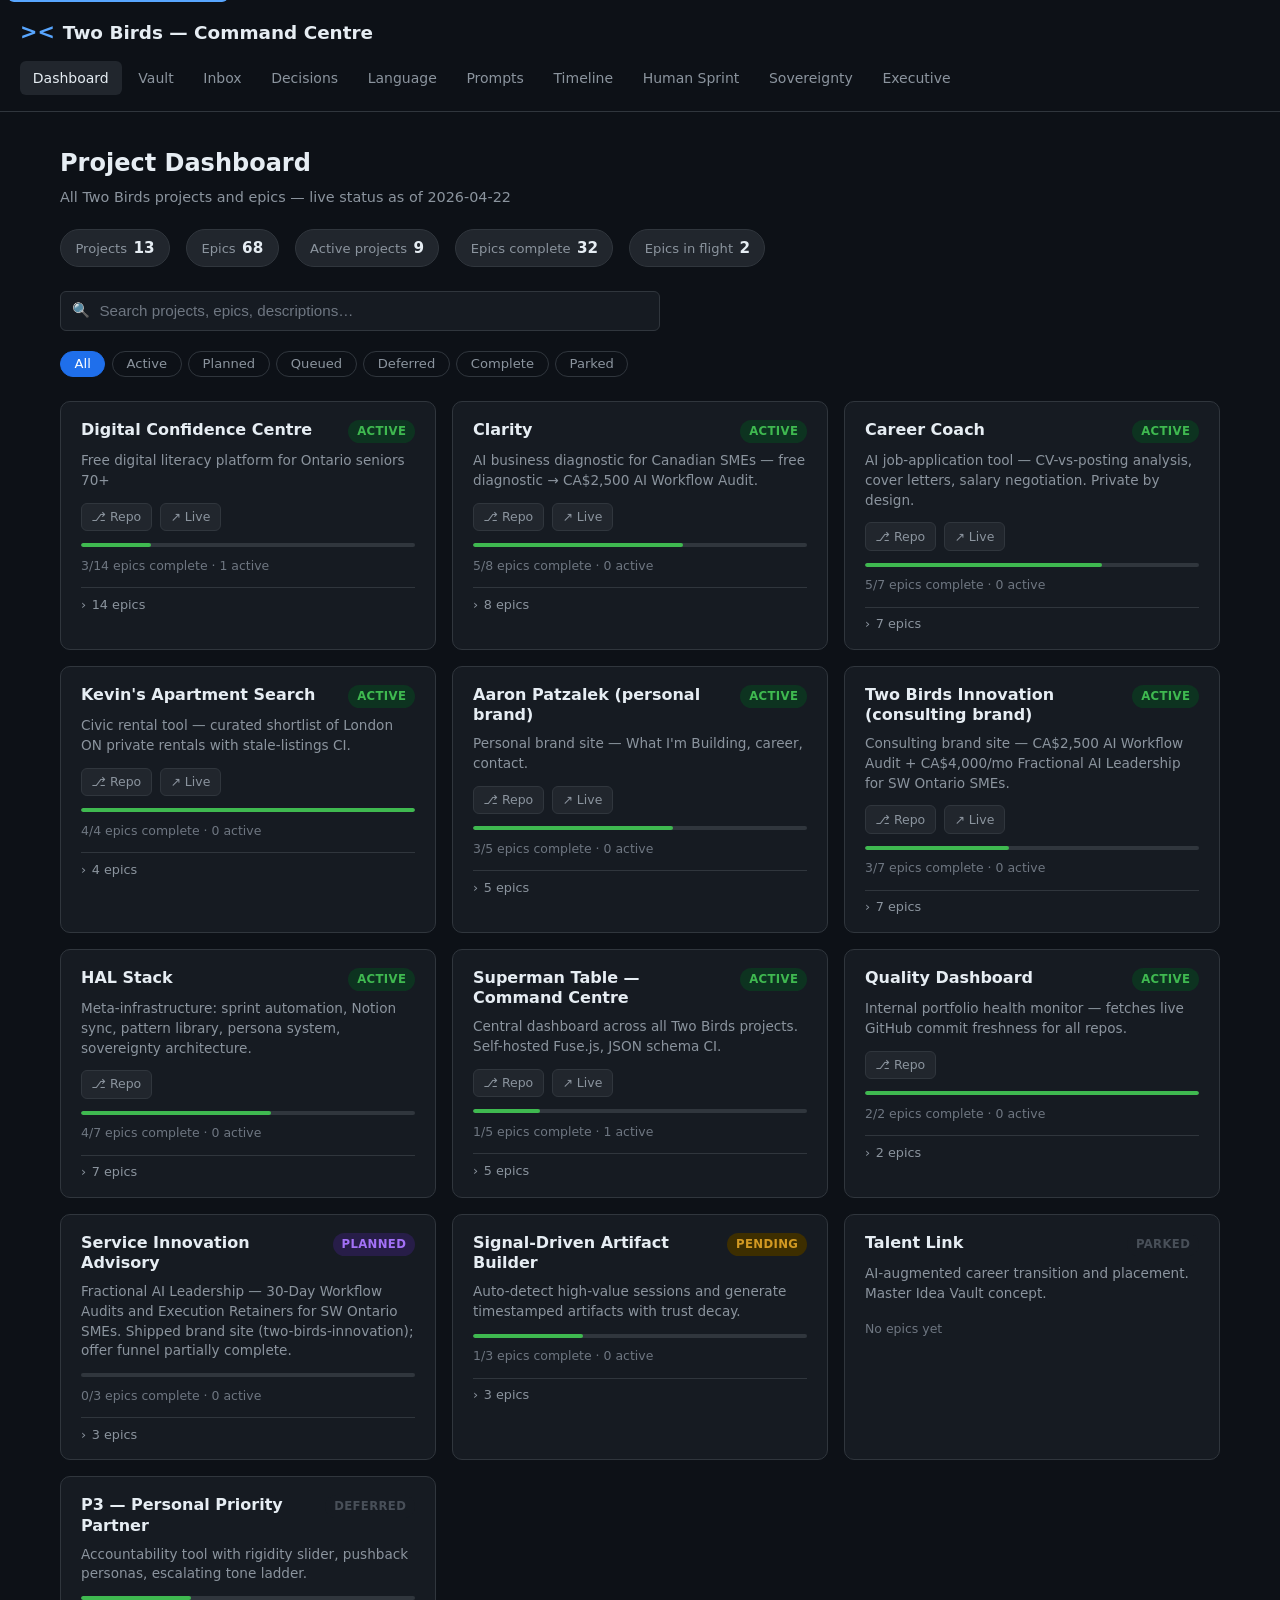
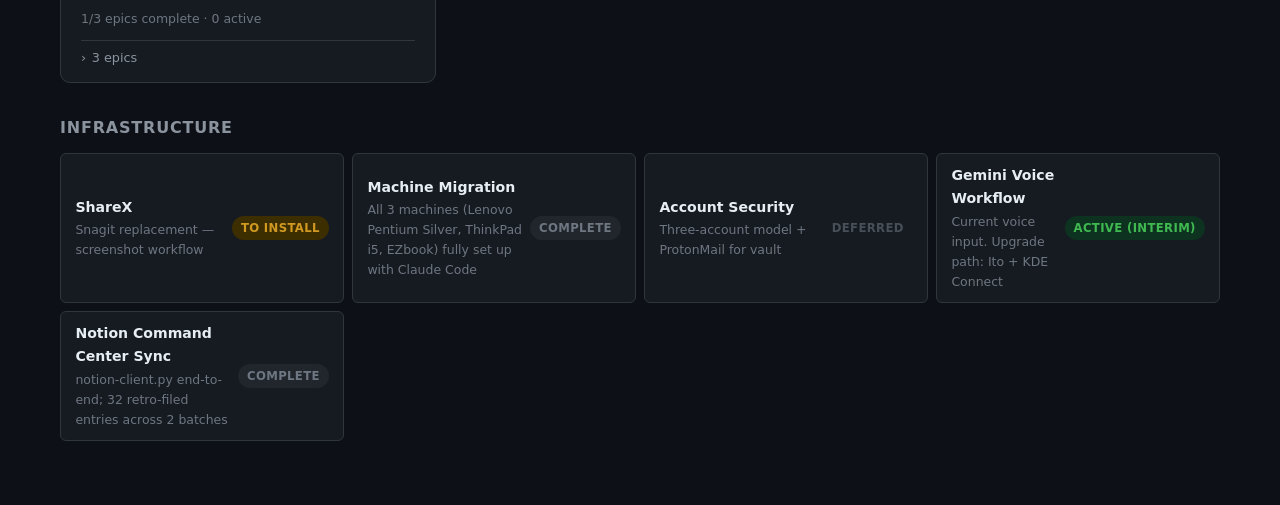
<file: index.html>
<!DOCTYPE html>
<html lang="en-CA" data-theme="dark">
<head>
  <meta charset="UTF-8">
  <meta name="viewport" content="width=device-width, initial-scale=1.0">
  <meta name="robots" content="noindex, nofollow">
  <meta name="description" content="Two Birds Innovation project dashboard — all active projects, epics, and status.">
  <title>Command Centre — Two Birds</title>
  <link rel="stylesheet" href="css/main.css">
</head>
<body>
  <a href="#main" class="skip-link">Skip to main content</a>

  <header class="site-header">
    <div class="site-logo">
      <span class="logo-mark">&gt;&lt;</span> Two Birds — Command Centre
    </div>
    <nav class="site-nav" aria-label="Pages">
      <a href="index.html"     class="nav-link active">Dashboard</a>
      <a href="vault.html"     class="nav-link">Vault</a>
      <a href="inbox.html"     class="nav-link">Inbox</a>
      <a href="decisions.html"     class="nav-link">Decisions</a>
      <a href="language-bank.html"  class="nav-link">Language</a>
      <a href="prompt-library.html" class="nav-link">Prompts</a>
      <a href="journey-timeline.html" class="nav-link">Timeline</a>
      <a href="human-sprint.html"          class="nav-link">Human Sprint</a>
      <a href="sovereignty-dashboard.html" class="nav-link">Sovereignty</a>
      <a href="executive.html"            class="nav-link">Executive</a>
    </nav>
  </header>

  <main id="main">


  <div class="page-wrap">

    <div class="page-title">
      <h1>Project Dashboard</h1>
      <p>All Two Birds projects and epics — live status as of <span id="last-updated"></span></p>
    </div>

    <!-- Stats bar -->
    <div class="stats-bar" aria-label="Summary stats">
      <div class="stat-pill">Projects <strong id="stat-projects">—</strong></div>
      <div class="stat-pill">Epics <strong id="stat-epics">—</strong></div>
      <div class="stat-pill">Active projects <strong id="stat-active">—</strong></div>
      <div class="stat-pill">Epics complete <strong id="stat-done">—</strong></div>
      <div class="stat-pill">Epics in flight <strong id="stat-live">—</strong></div>
    </div>

    <!-- Search -->
    <div class="search-wrap" role="search">
      <span class="search-icon" aria-hidden="true">🔍</span>
      <input type="search" id="search-input"
        placeholder="Search projects, epics, descriptions…"
        aria-label="Search projects"
        autocomplete="off" autocorrect="off" spellcheck="false">
    </div>

    <!-- Filters -->
    <div class="filter-bar" role="group" aria-label="Filter by status">
      <button class="filter-btn active" data-filter="all">All</button>
      <button class="filter-btn" data-filter="active">Active</button>
      <button class="filter-btn" data-filter="planned">Planned</button>
      <button class="filter-btn" data-filter="queued">Queued</button>
      <button class="filter-btn" data-filter="deferred">Deferred</button>
      <button class="filter-btn" data-filter="complete">Complete</button>
      <button class="filter-btn" data-filter="parked">Parked</button>
    </div>

    <!-- Project grid -->
    <div id="project-grid" class="project-grid" aria-live="polite">
      <div class="empty-state"><div class="empty-icon">⏳</div>Loading projects…</div>
    </div>

    <!-- Infrastructure -->
    <div class="infra-section">
      <h2>Infrastructure</h2>
      <div id="infra-grid" class="infra-grid"></div>
    </div>

  </div>

  <script src="vendor/fuse/fuse.min.js"></script>
  <script src="js/search.js"></script>
  <script src="js/decay.js"></script>
  <script src="js/dashboard.js"></script>
  <script>
    // Set last-updated from data file timestamp
    fetch('data/projects.json')
      .then(r => r.json())
      .then(d => {
        const el = document.getElementById('last-updated');
        if (el && d.lastUpdated) el.textContent = d.lastUpdated;
      }).catch(() => {});
  </script>

  </main>

</body>
</html>
</file>
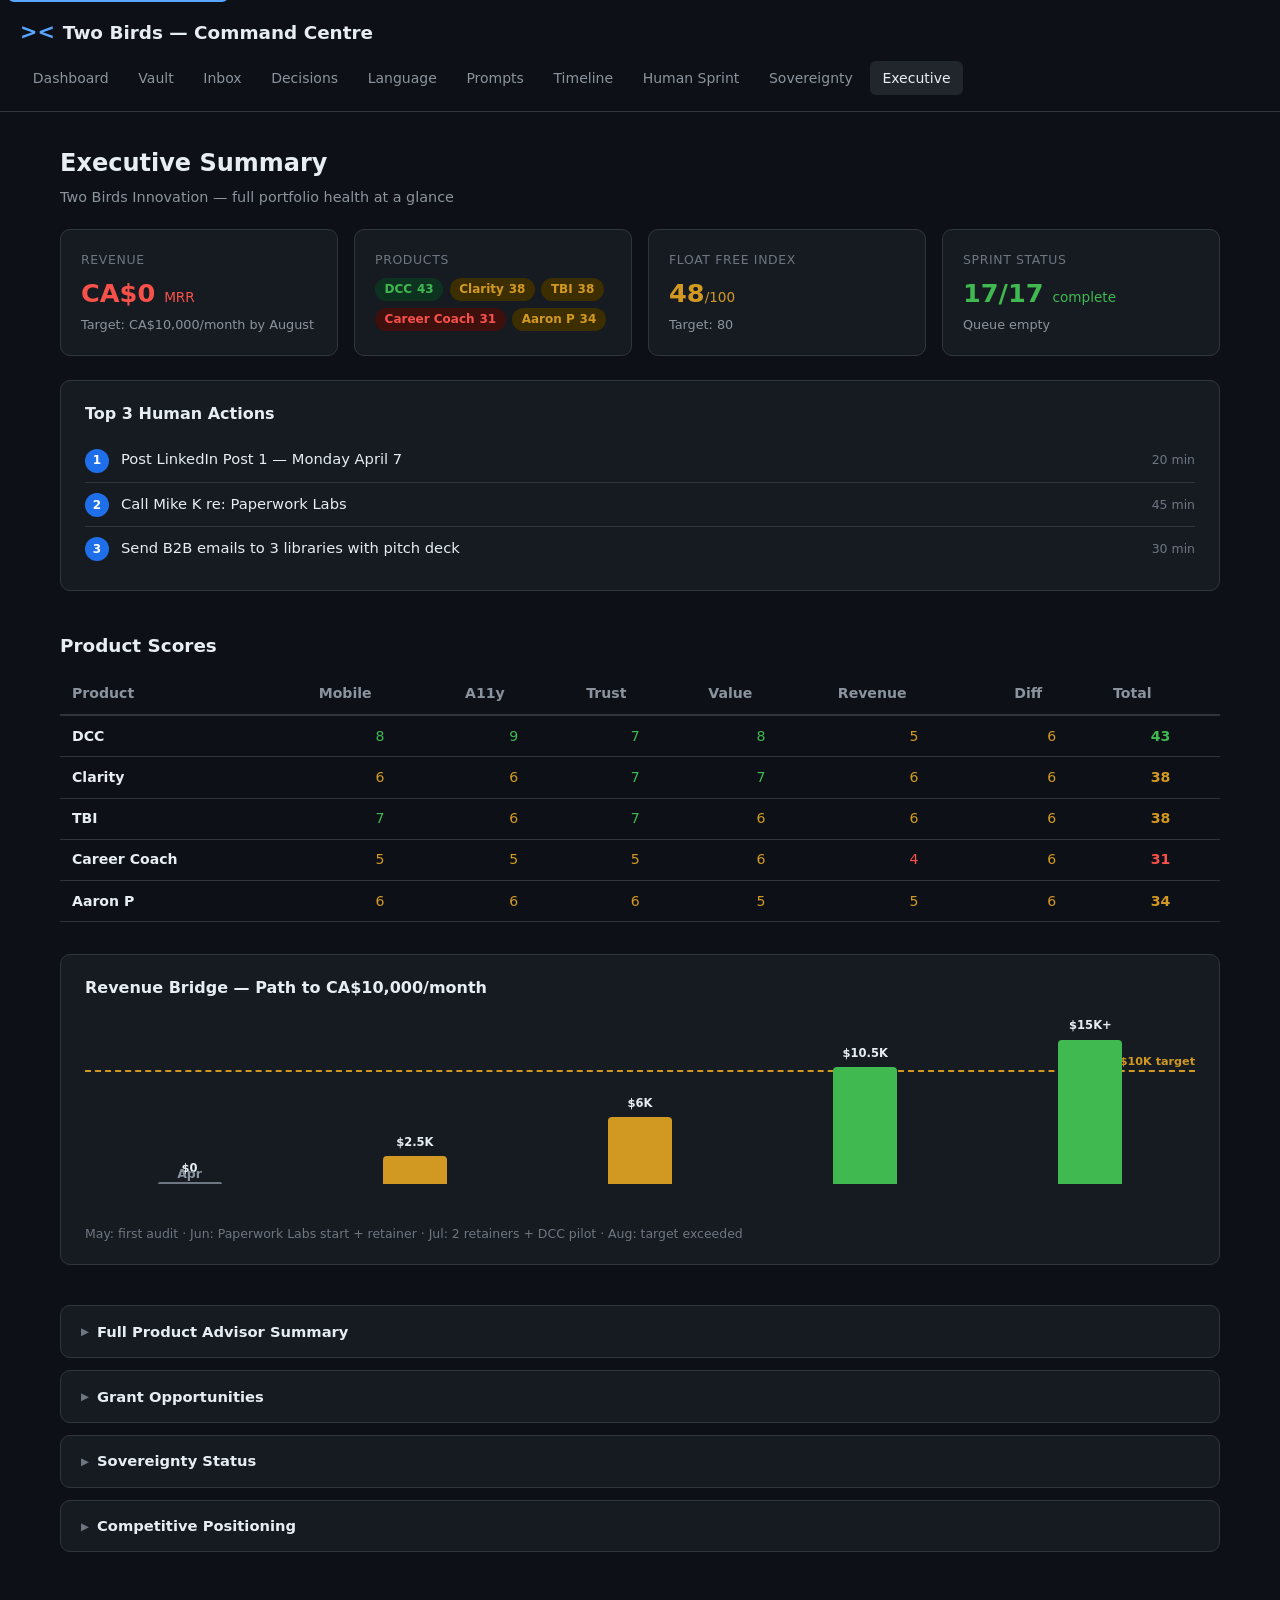
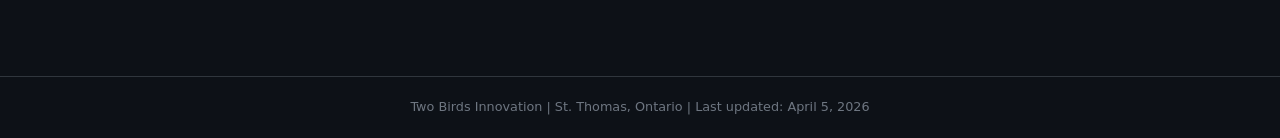
<file: executive.html>
<!DOCTYPE html>
<html lang="en-CA" data-theme="dark">
<head>
  <meta charset="UTF-8">
  <meta name="viewport" content="width=device-width, initial-scale=1.0">
  <meta name="robots" content="noindex, nofollow">
  <meta name="description" content="Two Birds Innovation executive summary — 3-level view, product scores, revenue bridge.">
  <title>Executive Summary — Two Birds Command Centre</title>
  <link rel="stylesheet" href="css/main.css">
  <style>
    /* ── Executive page-specific styles ── */

    /* Level 1 — Stat cards */
    .exec-stats {
      display: grid;
      grid-template-columns: repeat(4, 1fr);
      gap: 1rem;
      margin-bottom: 1.5rem;
    }
    .exec-card {
      background: var(--bg-1);
      border: 1px solid var(--border);
      border-radius: var(--radius-lg);
      padding: 1.25rem;
    }
    .exec-card-label {
      font-size: 0.78rem;
      text-transform: uppercase;
      letter-spacing: 0.05em;
      color: var(--text-2);
      margin-bottom: 0.5rem;
    }
    .exec-card-value {
      font-size: 1.6rem;
      font-weight: 700;
      line-height: 1.2;
    }
    .exec-card-sub {
      font-size: 0.8rem;
      color: var(--text-1);
      margin-top: 0.35rem;
    }

    /* Colour helpers */
    .clr-red   { color: #f85149; }
    .clr-amber { color: #d29922; }
    .clr-green { color: #3fb950; }

    /* Product pills row */
    .product-pills {
      display: flex;
      flex-wrap: wrap;
      gap: 0.4rem;
      margin-top: 0.25rem;
    }
    .product-pill {
      font-size: 0.75rem;
      font-weight: 600;
      padding: 0.2rem 0.6rem;
      border-radius: 12px;
      display: inline-flex;
      align-items: center;
      gap: 0.3rem;
      line-height: 1.4;
    }
    .pill-green  { background: #0d3320; color: #3fb950; }
    .pill-amber  { background: #3d2e00; color: #d29922; }
    .pill-red    { background: #3d0f0d; color: #f85149; }

    /* Human actions box */
    .human-actions {
      background: var(--bg-1);
      border: 1px solid var(--border);
      border-radius: var(--radius-lg);
      padding: 1.25rem 1.5rem;
      margin-bottom: 2.5rem;
    }
    .human-actions h2 {
      font-size: 1rem;
      font-weight: 700;
      margin-bottom: 0.75rem;
      color: var(--text-0);
    }
    .human-actions ol {
      list-style: none;
      counter-reset: actions;
      padding: 0;
    }
    .human-actions li {
      counter-increment: actions;
      padding: 0.55rem 0;
      border-bottom: 1px solid var(--border);
      display: flex;
      align-items: baseline;
      gap: 0.75rem;
      font-size: 0.92rem;
      color: var(--text-0);
    }
    .human-actions li:last-child { border-bottom: none; }
    .human-actions li::before {
      content: counter(actions);
      display: inline-flex;
      align-items: center;
      justify-content: center;
      width: 1.5rem;
      height: 1.5rem;
      border-radius: 50%;
      background: var(--accent-dim);
      color: #fff;
      font-size: 0.75rem;
      font-weight: 700;
      flex-shrink: 0;
    }
    .action-time {
      font-size: 0.78rem;
      color: var(--text-2);
      margin-left: auto;
      white-space: nowrap;
    }

    /* ── Level 2 — Product scores table ── */
    .section-heading {
      font-size: 1.15rem;
      font-weight: 700;
      color: var(--text-0);
      margin: 2rem 0 0.75rem;
    }
    .score-table-wrap {
      overflow-x: auto;
      -webkit-overflow-scrolling: touch;
      margin-bottom: 2rem;
    }
    .score-table {
      width: 100%;
      border-collapse: collapse;
      font-size: 0.88rem;
    }
    .score-table th {
      text-align: left;
      padding: 0.6rem 0.75rem;
      font-weight: 600;
      color: var(--text-1);
      border-bottom: 2px solid var(--border);
      white-space: nowrap;
    }
    .score-table td {
      padding: 0.55rem 0.75rem;
      border-bottom: 1px solid var(--border);
      text-align: center;
    }
    .score-table td:first-child {
      text-align: left;
      font-weight: 600;
      color: var(--text-0);
    }
    .score-table td:last-child {
      font-weight: 700;
    }
    .score-table tbody tr:hover {
      background: var(--bg-2);
    }
    .cell-green { color: #3fb950; }
    .cell-amber { color: #d29922; }
    .cell-red   { color: #f85149; }

    /* ── Revenue bridge ── */
    .revenue-bridge {
      background: var(--bg-1);
      border: 1px solid var(--border);
      border-radius: var(--radius-lg);
      padding: 1.25rem 1.5rem;
      margin-bottom: 2.5rem;
    }
    .revenue-bridge h3 {
      font-size: 1rem;
      font-weight: 700;
      color: var(--text-0);
      margin-bottom: 1rem;
    }
    .bridge-chart {
      display: flex;
      align-items: flex-end;
      gap: 1rem;
      height: 200px;
      position: relative;
      padding-bottom: 2rem;
    }
    .bridge-target {
      position: absolute;
      left: 0;
      right: 0;
      /* $10,000 target = 66.7% of $15,000 max */
      bottom: calc(2rem + (200px - 2rem) * 0.667);
      border-top: 2px dashed #d29922;
      z-index: 1;
    }
    .bridge-target-label {
      position: absolute;
      right: 0;
      top: -1.2rem;
      font-size: 0.7rem;
      color: #d29922;
      font-weight: 600;
    }
    .bridge-col {
      flex: 1;
      display: flex;
      flex-direction: column;
      align-items: center;
      justify-content: flex-end;
      height: 100%;
      position: relative;
    }
    .bridge-bar {
      width: 100%;
      max-width: 64px;
      border-radius: 4px 4px 0 0;
      position: relative;
      z-index: 2;
      transition: height 0.3s ease;
    }
    .bridge-bar-label {
      font-size: 0.72rem;
      font-weight: 700;
      color: var(--text-0);
      margin-bottom: 0.3rem;
      text-align: center;
    }
    .bridge-month {
      position: absolute;
      bottom: 0;
      font-size: 0.78rem;
      color: var(--text-1);
      font-weight: 600;
    }

    /* ── Level 3 — Details sections ── */
    .deep-dive {
      margin-top: 2rem;
    }
    .deep-dive details {
      background: var(--bg-1);
      border: 1px solid var(--border);
      border-radius: var(--radius-lg);
      margin-bottom: 0.75rem;
    }
    .deep-dive summary {
      padding: 0.85rem 1.25rem;
      cursor: pointer;
      font-weight: 600;
      font-size: 0.92rem;
      color: var(--text-0);
      list-style: none;
      display: flex;
      align-items: center;
      gap: 0.5rem;
    }
    .deep-dive summary::-webkit-details-marker { display: none; }
    .deep-dive summary::before {
      content: "\25B6";
      font-size: 0.65rem;
      color: var(--text-2);
      transition: transform 0.15s;
    }
    .deep-dive details[open] summary::before {
      transform: rotate(90deg);
    }
    .deep-dive .detail-body {
      padding: 0 1.25rem 1rem;
      font-size: 0.88rem;
      color: var(--text-1);
      line-height: 1.65;
    }
    .deep-dive .detail-body ul {
      padding-left: 1.25rem;
      margin-top: 0.5rem;
    }
    .deep-dive .detail-body li {
      margin-bottom: 0.35rem;
    }
    .deep-dive .detail-body a {
      color: var(--accent);
    }

    /* ── Footer ── */
    .exec-footer {
      margin-top: 3rem;
      padding: 1.25rem 0;
      border-top: 1px solid var(--border);
      text-align: centre;
      text-align: center;
      font-size: 0.8rem;
      color: var(--text-2);
    }

    /* ── Responsive ── */
    @media (max-width: 768px) {
      .exec-stats {
        grid-template-columns: 1fr;
      }
      .bridge-chart {
        height: 160px;
      }
      .score-table {
        font-size: 0.82rem;
      }
    }

    /* ── Print ── */
    @media print {
      body { background: #fff; color: #000; }
      .site-header { position: static; border-bottom: 2px solid #000; }
      .nav-link { color: #333; }
      .exec-card { border-color: #ccc; }
      .deep-dive details { break-inside: avoid; }
      .deep-dive details[open] .detail-body { display: block; }
      .bridge-bar { print-color-adjust: exact; -webkit-print-color-adjust: exact; }
      .clr-red, .cell-red { color: #c00; }
      .clr-amber, .cell-amber { color: #996600; }
      .clr-green, .cell-green { color: #060; }
    }
  </style>
</head>
<body>
  <a href="#main" class="skip-link">Skip to main content</a>

  <header class="site-header">
    <div class="site-logo">
      <span class="logo-mark">&gt;&lt;</span> Two Birds — Command Centre
    </div>
    <nav class="site-nav" aria-label="Pages">
      <a href="index.html"               class="nav-link">Dashboard</a>
      <a href="vault.html"               class="nav-link">Vault</a>
      <a href="inbox.html"               class="nav-link">Inbox</a>
      <a href="decisions.html"           class="nav-link">Decisions</a>
      <a href="language-bank.html"       class="nav-link">Language</a>
      <a href="prompt-library.html"      class="nav-link">Prompts</a>
      <a href="journey-timeline.html"    class="nav-link">Timeline</a>
      <a href="human-sprint.html"        class="nav-link">Human Sprint</a>
      <a href="sovereignty-dashboard.html" class="nav-link">Sovereignty</a>
      <a href="executive.html"           class="nav-link active">Executive</a>
    </nav>
  </header>

  <main id="main">


  <div class="page-wrap">

    <!-- Page title -->
    <div class="page-title">
      <h1>Executive Summary</h1>
      <p>Two Birds Innovation — full portfolio health at a glance</p>
    </div>

    <!-- ════════════════════════════════════════════
         LEVEL 1 — 30-Second View
         ════════════════════════════════════════════ -->

    <div class="exec-stats" aria-label="Key metrics">

      <!-- Revenue -->
      <div class="exec-card">
        <div class="exec-card-label">Revenue</div>
        <div class="exec-card-value clr-red">CA$0 <span style="font-size:0.85rem;font-weight:400;">MRR</span></div>
        <div class="exec-card-sub">Target: CA$10,000/month by August</div>
      </div>

      <!-- Products -->
      <div class="exec-card">
        <div class="exec-card-label">Products</div>
        <div class="product-pills">
          <span class="product-pill pill-green">DCC <strong>43</strong></span>
          <span class="product-pill pill-amber">Clarity <strong>38</strong></span>
          <span class="product-pill pill-amber">TBI <strong>38</strong></span>
          <span class="product-pill pill-red">Career Coach <strong>31</strong></span>
          <span class="product-pill pill-amber">Aaron P <strong>34</strong></span>
        </div>
      </div>

      <!-- Float Free Index -->
      <div class="exec-card">
        <div class="exec-card-label">Float Free Index</div>
        <div class="exec-card-value clr-amber">48<span style="font-size:0.85rem;font-weight:400;">/100</span></div>
        <div class="exec-card-sub">Target: 80</div>
      </div>

      <!-- Sprint Status -->
      <div class="exec-card">
        <div class="exec-card-label">Sprint Status</div>
        <div class="exec-card-value clr-green">17/17 <span style="font-size:0.85rem;font-weight:400;">complete</span></div>
        <div class="exec-card-sub">Queue empty</div>
      </div>

    </div>

    <!-- Top 3 Human Actions -->
    <div class="human-actions">
      <h2>Top 3 Human Actions</h2>
      <ol>
        <li>
          Post LinkedIn Post 1 — Monday April 7
          <span class="action-time">20 min</span>
        </li>
        <li>
          Call Mike K re: Paperwork Labs
          <span class="action-time">45 min</span>
        </li>
        <li>
          Send B2B emails to 3 libraries with pitch deck
          <span class="action-time">30 min</span>
        </li>
      </ol>
    </div>

    <!-- ════════════════════════════════════════════
         LEVEL 2 — 5-Minute View
         ════════════════════════════════════════════ -->

    <h2 class="section-heading">Product Scores</h2>

    <div class="score-table-wrap">
      <table class="score-table" aria-label="Product readiness scores">
        <thead>
          <tr>
            <th>Product</th>
            <th>Mobile</th>
            <th>A11y</th>
            <th>Trust</th>
            <th>Value</th>
            <th>Revenue</th>
            <th>Diff</th>
            <th>Total</th>
          </tr>
        </thead>
        <tbody>
          <tr>
            <td>DCC</td>
            <td class="cell-green">8</td>
            <td class="cell-green">9</td>
            <td class="cell-green">7</td>
            <td class="cell-green">8</td>
            <td class="cell-amber">5</td>
            <td class="cell-amber">6</td>
            <td class="cell-green">43</td>
          </tr>
          <tr>
            <td>Clarity</td>
            <td class="cell-amber">6</td>
            <td class="cell-amber">6</td>
            <td class="cell-green">7</td>
            <td class="cell-green">7</td>
            <td class="cell-amber">6</td>
            <td class="cell-amber">6</td>
            <td class="cell-amber">38</td>
          </tr>
          <tr>
            <td>TBI</td>
            <td class="cell-green">7</td>
            <td class="cell-amber">6</td>
            <td class="cell-green">7</td>
            <td class="cell-amber">6</td>
            <td class="cell-amber">6</td>
            <td class="cell-amber">6</td>
            <td class="cell-amber">38</td>
          </tr>
          <tr>
            <td>Career Coach</td>
            <td class="cell-amber">5</td>
            <td class="cell-amber">5</td>
            <td class="cell-amber">5</td>
            <td class="cell-amber">6</td>
            <td class="cell-red">4</td>
            <td class="cell-amber">6</td>
            <td class="cell-red">31</td>
          </tr>
          <tr>
            <td>Aaron P</td>
            <td class="cell-amber">6</td>
            <td class="cell-amber">6</td>
            <td class="cell-amber">6</td>
            <td class="cell-amber">5</td>
            <td class="cell-amber">5</td>
            <td class="cell-amber">6</td>
            <td class="cell-amber">34</td>
          </tr>
        </tbody>
      </table>
    </div>

    <!-- Revenue Bridge -->
    <div class="revenue-bridge">
      <h3>Revenue Bridge — Path to CA$10,000/month</h3>
      <div class="bridge-chart" role="img" aria-label="Revenue projection: April $0, May $2,500, June $6,000, July $10,500, August $15,000+">

        <!-- Target line -->
        <div class="bridge-target">
          <span class="bridge-target-label">CA$10K target</span>
        </div>

        <!-- Apr — $0 -->
        <div class="bridge-col">
          <div class="bridge-bar-label">$0</div>
          <div class="bridge-bar" style="height:2px; background:var(--text-2);"></div>
          <span class="bridge-month">Apr</span>
        </div>

        <!-- May — $2,500 (16.7% of $15K max) -->
        <div class="bridge-col">
          <div class="bridge-bar-label">$2.5K</div>
          <div class="bridge-bar" style="height:16.7%; background:#d29922;"></div>
          <span class="bridge-month">May</span>
        </div>

        <!-- Jun — $6,000 (40%) -->
        <div class="bridge-col">
          <div class="bridge-bar-label">$6K</div>
          <div class="bridge-bar" style="height:40%; background:#d29922;"></div>
          <span class="bridge-month">Jun</span>
        </div>

        <!-- Jul — $10,500 (70%) -->
        <div class="bridge-col">
          <div class="bridge-bar-label">$10.5K</div>
          <div class="bridge-bar" style="height:70%; background:#3fb950;"></div>
          <span class="bridge-month">Jul</span>
        </div>

        <!-- Aug — $15,000 (100%) -->
        <div class="bridge-col">
          <div class="bridge-bar-label">$15K+</div>
          <div class="bridge-bar" style="height:100%; background:#3fb950;"></div>
          <span class="bridge-month">Aug</span>
        </div>

      </div>
      <p style="font-size:0.78rem; color:var(--text-2); margin-top:0.5rem;">
        May: first audit &middot; Jun: Paperwork Labs start + retainer &middot; Jul: 2 retainers + DCC pilot &middot; Aug: target exceeded
      </p>
    </div>

    <!-- ════════════════════════════════════════════
         LEVEL 3 — Deep Dive
         ════════════════════════════════════════════ -->

    <div class="deep-dive">

      <details>
        <summary>Full Product Advisor Summary</summary>
        <div class="detail-body">
          <p>Comprehensive product readiness assessment across all five Two Birds products, scored on mobile, accessibility, trust signals, value proposition, revenue readiness, and differentiation.</p>
          <p><a href="research/two-birds-product-advisor.md">View full report &rarr;</a></p>
        </div>
      </details>

      <details>
        <summary>Grant Opportunities</summary>
        <div class="detail-body">
          <ul>
            <li><strong>Ontario Trillium Foundation (OTF)</strong> — Deadline: August 19, 2026. Digital literacy and seniors' programming alignment.</li>
            <li><strong>New Horizons for Seniors Program (NHSP)</strong> — Watch for 2026 call. Federal funding for community-based seniors' projects.</li>
            <li><strong>Seniors Community Grant Program</strong> — Rolling intake. Provincial funding for programmes supporting older adults.</li>
          </ul>
        </div>
      </details>

      <details>
        <summary>Sovereignty Status</summary>
        <div class="detail-body">
          <p>Current Float Free Index: <strong class="clr-amber">48/100</strong></p>
          <p>Path to 80 requires: revenue activation, grant submission, and client pipeline build-out.</p>
          <p><a href="sovereignty-dashboard.html">View sovereignty dashboard &rarr;</a></p>
        </div>
      </details>

      <details>
        <summary>Competitive Positioning</summary>
        <div class="detail-body">
          <p>GovTech and digital literacy competitive landscape analysis for Ontario municipalities and library systems.</p>
          <p><a href="research/competitive-intelligence-govtech.md">View full intelligence report &rarr;</a></p>
        </div>
      </details>

    </div>

  </div>

  <!-- Footer -->
  <footer class="exec-footer">
    Two Birds Innovation | St. Thomas, Ontario | Last updated: April 5, 2026
  </footer>


  </main>

</body>
</html>
</file>
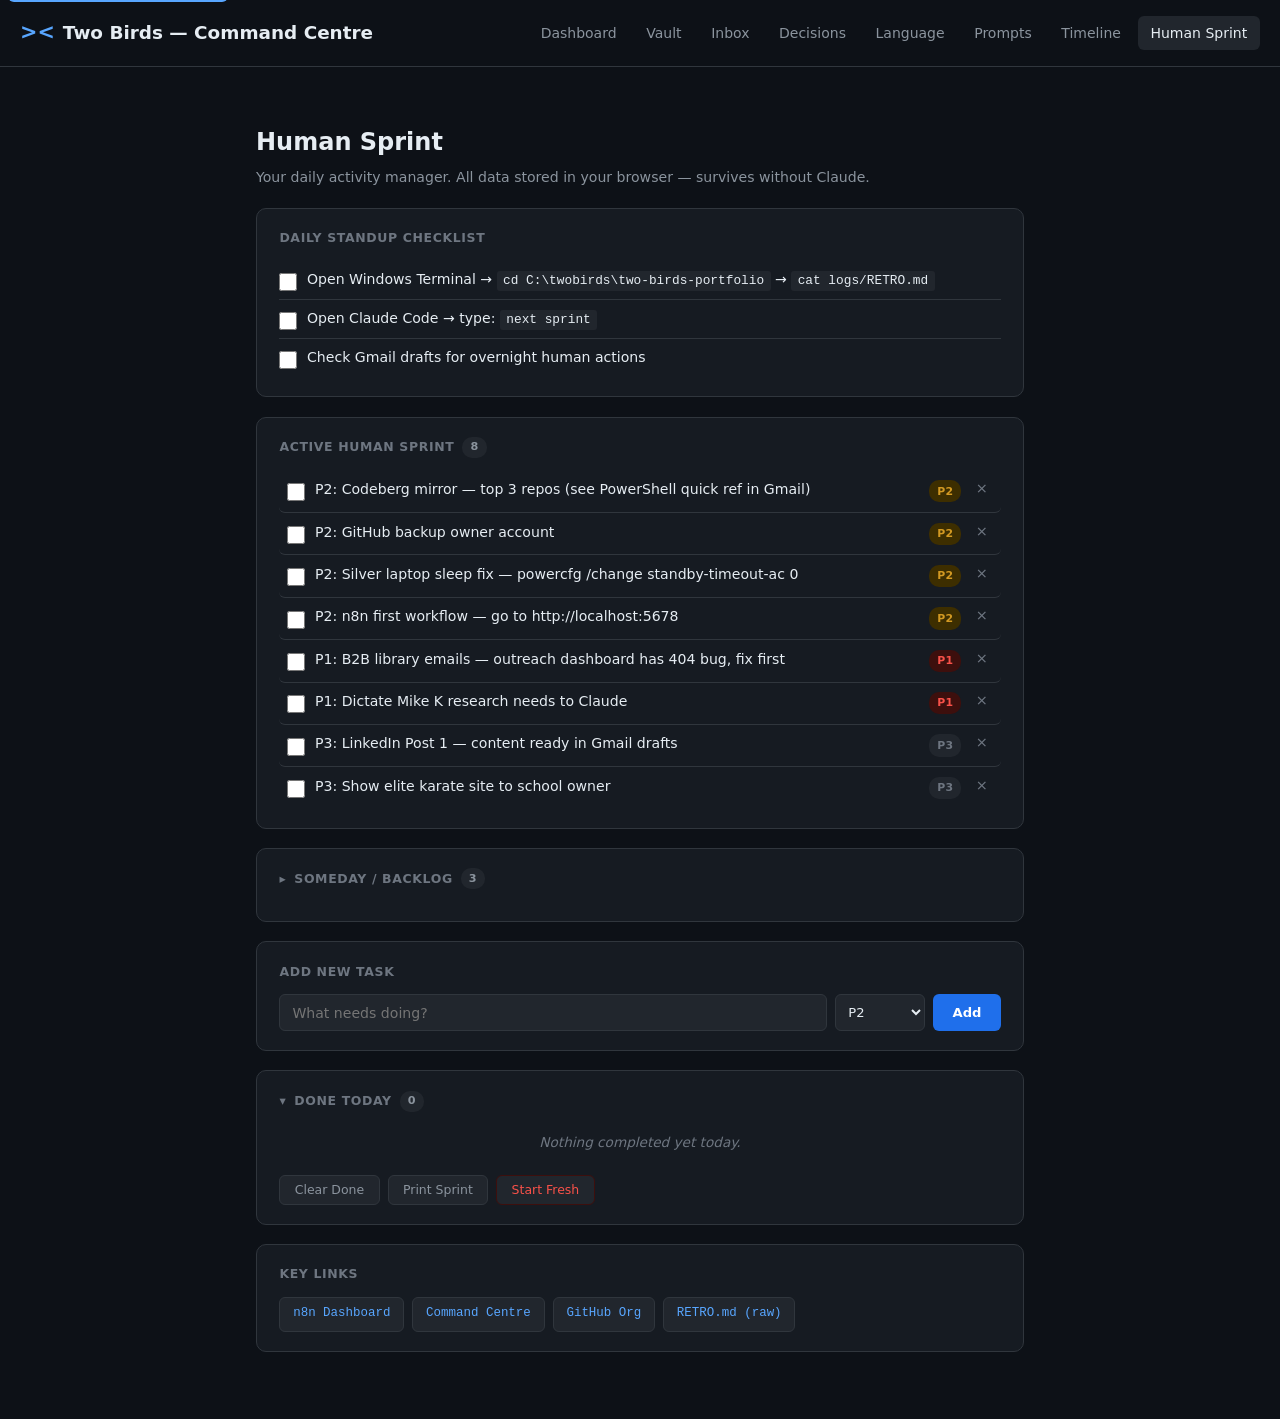
<file: human-sprint.html>
<!DOCTYPE html>
<html lang="en-CA" data-theme="dark">
<head>
  <meta charset="UTF-8">
  <meta name="viewport" content="width=device-width, initial-scale=1.0">
  <meta name="robots" content="noindex, nofollow">
  <meta name="description" content="Two Birds Innovation human sprint tracker — standalone activity tracker with localStorage.">
  <title>Human Sprint — Two Birds Command Centre</title>
  <link rel="stylesheet" href="css/main.css">
  <style>
    .hs-wrap { max-width: 800px; margin: 0 auto; padding: 1.5rem 1rem 3rem; }
    .hs-section { background: var(--bg-1); border: 1px solid var(--border); border-radius: var(--radius-lg); padding: 1.2rem 1.4rem; margin-bottom: 1.2rem; }
    .hs-section-title { font-size: 0.78rem; font-weight: 700; text-transform: uppercase; letter-spacing: 0.05em; color: var(--text-2); margin-bottom: 0.8rem; display: flex; align-items: center; gap: 0.5rem; }
    .hs-section-title .count { background: var(--bg-2); border-radius: 10px; padding: 0.1rem 0.5rem; font-size: 0.7rem; color: var(--text-1); }

    /* Daily standup */
    .standup-item { display: flex; align-items: flex-start; gap: 0.6rem; padding: 0.5rem 0; border-bottom: 1px solid var(--border); font-size: 0.88rem; color: var(--text-0); line-height: 1.5; }
    .standup-item:last-child { border-bottom: none; }
    .standup-item input[type=checkbox] { margin-top: 0.25rem; width: 18px; height: 18px; accent-color: var(--s-active); flex-shrink: 0; cursor: pointer; }
    .standup-item.done label { text-decoration: line-through; color: var(--text-2); }
    .standup-item code { background: var(--bg-2); padding: 0.15rem 0.4rem; border-radius: 3px; font-family: var(--font-mono); font-size: 0.8rem; }

    /* Task items */
    .task-item { display: flex; align-items: flex-start; gap: 0.6rem; padding: 0.6rem 0.5rem; border-bottom: 1px solid var(--border); border-radius: var(--radius); cursor: grab; transition: background 0.15s; }
    .task-item:hover { background: var(--bg-2); }
    .task-item:last-child { border-bottom: none; }
    .task-item.dragging { opacity: 0.4; }
    .task-item input[type=checkbox] { margin-top: 0.2rem; width: 18px; height: 18px; accent-color: var(--s-active); flex-shrink: 0; cursor: pointer; }
    .task-text { flex: 1; font-size: 0.88rem; color: var(--text-0); line-height: 1.4; }
    .task-item.completed .task-text { text-decoration: line-through; color: var(--text-2); }
    .task-priority { font-size: 0.68rem; font-weight: 700; padding: 0.15rem 0.5rem; border-radius: 10px; flex-shrink: 0; text-transform: uppercase; letter-spacing: 0.03em; }
    .p1 { background: var(--s-blocked-bg); color: var(--s-blocked); }
    .p2 { background: var(--s-queued-bg); color: var(--s-queued); }
    .p3 { background: var(--bg-2); color: var(--text-2); }
    .task-delete { background: none; border: none; color: var(--text-2); cursor: pointer; font-size: 0.9rem; padding: 0 0.3rem; flex-shrink: 0; }
    .task-delete:hover { color: var(--s-blocked); }
    .task-time { font-size: 0.72rem; color: var(--text-2); font-family: var(--font-mono); flex-shrink: 0; }

    /* Collapsible */
    .hs-toggle { cursor: pointer; user-select: none; }
    .hs-toggle::before { content: '▸ '; }
    .hs-toggle.open::before { content: '▾ '; }
    .hs-collapsible { display: none; }
    .hs-collapsible.open { display: block; }

    /* Add form */
    .add-form { display: flex; gap: 0.5rem; margin-top: 0.5rem; }
    .add-input { flex: 1; background: var(--bg-2); border: 1px solid var(--border); border-radius: var(--radius); padding: 0.55rem 0.75rem; color: var(--text-0); font-family: var(--font); font-size: 0.88rem; }
    .add-input:focus { outline: none; border-color: var(--accent); }
    .add-select { background: var(--bg-2); border: 1px solid var(--border); border-radius: var(--radius); padding: 0.55rem 0.5rem; color: var(--text-0); font-family: var(--font); font-size: 0.82rem; cursor: pointer; }
    .add-btn { background: var(--accent-dim); color: #fff; border: none; border-radius: var(--radius); padding: 0.55rem 1.2rem; font-weight: 700; font-size: 0.82rem; cursor: pointer; font-family: var(--font); }
    .add-btn:hover { background: var(--accent); }

    /* Action buttons */
    .hs-actions { display: flex; gap: 0.5rem; margin-top: 0.8rem; flex-wrap: wrap; }
    .hs-btn { background: var(--bg-2); border: 1px solid var(--border); border-radius: var(--radius); padding: 0.4rem 0.9rem; color: var(--text-1); font-size: 0.78rem; cursor: pointer; font-family: var(--font); }
    .hs-btn:hover { border-color: var(--border-hi); color: var(--text-0); }
    .hs-btn.danger { border-color: var(--s-blocked-bg); color: var(--s-blocked); }
    .hs-btn.danger:hover { background: var(--s-blocked-bg); }

    /* Links footer */
    .hs-links { display: flex; flex-wrap: wrap; gap: 0.5rem; }
    .hs-link { display: inline-block; background: var(--bg-2); border: 1px solid var(--border); border-radius: var(--radius); padding: 0.4rem 0.8rem; font-size: 0.78rem; color: var(--accent); text-decoration: none; font-family: var(--font-mono); }
    .hs-link:hover { border-color: var(--accent-dim); background: var(--bg-3); }

    /* Empty state */
    .empty-state { color: var(--text-2); font-size: 0.85rem; padding: 0.5rem 0; font-style: italic; }

    /* Print */
    @media print {
      body { background: #fff !important; color: #000 !important; }
      .site-header, .hs-actions, .add-form, .task-delete, .hs-links, .hs-btn { display: none !important; }
      .hs-section { border: 1px solid #ccc; break-inside: avoid; }
      .hs-section-title { color: #333; }
      .task-text, .standup-item label { color: #000 !important; }
      .p1 { background: #fdd; color: #c00; }
      .p2 { background: #ffd; color: #960; }
      .p3 { background: #eee; color: #666; }
    }

    @media (max-width: 640px) {
      .add-form { flex-wrap: wrap; }
      .add-input { min-width: 100%; }
    }
  </style>
</head>
<body>
  <a href="#main" class="skip-link">Skip to main content</a>

  <header class="site-header">
    <div class="site-logo">
      <span class="logo-mark">&gt;&lt;</span> Two Birds — Command Centre
    </div>
    <nav class="site-nav" aria-label="Pages">
      <a href="index.html"            class="nav-link">Dashboard</a>
      <a href="vault.html"            class="nav-link">Vault</a>
      <a href="inbox.html"            class="nav-link">Inbox</a>
      <a href="decisions.html"        class="nav-link">Decisions</a>
      <a href="language-bank.html"    class="nav-link">Language</a>
      <a href="prompt-library.html"   class="nav-link">Prompts</a>
      <a href="journey-timeline.html" class="nav-link">Timeline</a>
      <a href="human-sprint.html"     class="nav-link active">Human Sprint</a>
    </nav>
  </header>

  <main id="main">


  <div class="hs-wrap">

    <div class="page-title">
      <h1>Human Sprint</h1>
      <p style="color:var(--text-1);font-size:0.88rem;margin-top:0.3rem;">Your daily activity manager. All data stored in your browser — survives without Claude.</p>
    </div>

    <!-- 1. DAILY STANDUP -->
    <div class="hs-section" id="standup-section">
      <div class="hs-section-title">Daily Standup Checklist</div>
      <div id="standup-list">
        <div class="standup-item" data-key="standup-retro">
          <input type="checkbox" id="su1"><label for="su1">Open Windows Terminal → <code>cd C:\twobirds\two-birds-portfolio</code> → <code>cat logs/RETRO.md</code></label>
        </div>
        <div class="standup-item" data-key="standup-sprint">
          <input type="checkbox" id="su2"><label for="su2">Open Claude Code → type: <code>next sprint</code></label>
        </div>
        <div class="standup-item" data-key="standup-gmail">
          <input type="checkbox" id="su3"><label for="su3">Check Gmail drafts for overnight human actions</label>
        </div>
      </div>
    </div>

    <!-- 2. ACTIVE HUMAN SPRINT -->
    <div class="hs-section">
      <div class="hs-section-title">Active Human Sprint <span class="count" id="active-count">0</span></div>
      <div id="active-list"></div>
      <div class="empty-state" id="active-empty" style="display:none;">All tasks done. Nice work.</div>
    </div>

    <!-- 3. SOMEDAY / BACKLOG -->
    <div class="hs-section">
      <div class="hs-section-title hs-toggle" id="backlog-toggle">Someday / Backlog <span class="count" id="backlog-count">0</span></div>
      <div class="hs-collapsible" id="backlog-list"></div>
    </div>

    <!-- 4. ADD NEW TASK -->
    <div class="hs-section">
      <div class="hs-section-title">Add New Task</div>
      <div class="add-form">
        <input type="text" class="add-input" id="new-task-input" placeholder="What needs doing?" autocomplete="off">
        <select class="add-select" id="new-task-priority">
          <option value="P1">P1</option>
          <option value="P2" selected>P2</option>
          <option value="P3">P3</option>
          <option value="backlog">Backlog</option>
        </select>
        <button class="add-btn" id="add-task-btn">Add</button>
      </div>
    </div>

    <!-- 5. DONE TODAY -->
    <div class="hs-section">
      <div class="hs-section-title hs-toggle open" id="done-toggle">Done Today <span class="count" id="done-count">0</span></div>
      <div class="hs-collapsible open" id="done-list"></div>
      <div class="empty-state" id="done-empty">Nothing completed yet today.</div>
      <div class="hs-actions">
        <button class="hs-btn" onclick="clearDone()">Clear Done</button>
        <button class="hs-btn" onclick="window.print()">Print Sprint</button>
        <button class="hs-btn danger" onclick="startFresh()">Start Fresh</button>
      </div>
    </div>

    <!-- 6. KEY LINKS -->
    <div class="hs-section">
      <div class="hs-section-title">Key Links</div>
      <div class="hs-links">
        <a href="http://localhost:5678" class="hs-link" target="_blank" rel="noopener">n8n Dashboard</a>
        <a href="index.html" class="hs-link">Command Centre</a>
        <a href="https://github.com/twobirds-kramerica" class="hs-link" target="_blank" rel="noopener">GitHub Org</a>
        <a href="https://raw.githubusercontent.com/twobirds-kramerica/two-birds-portfolio/master/logs/RETRO.md" class="hs-link" target="_blank" rel="noopener">RETRO.md (raw)</a>
      </div>
    </div>

  </div>

  <script>
  (function() {
    'use strict';

    var STORAGE_KEY = 'human-sprint-data';
    var STANDUP_KEY = 'human-sprint-standup';

    // ── Default tasks ──
    var DEFAULT_TASKS = [
      { id: 't1', text: 'P1: B2B library emails — outreach dashboard has 404 bug, fix first', priority: 'P1', done: false, doneAt: null, backlog: false },
      { id: 't2', text: 'P1: Dictate Mike K research needs to Claude', priority: 'P1', done: false, doneAt: null, backlog: false },
      { id: 't3', text: 'P2: Codeberg mirror — top 3 repos (see PowerShell quick ref in Gmail)', priority: 'P2', done: false, doneAt: null, backlog: false },
      { id: 't4', text: 'P2: GitHub backup owner account', priority: 'P2', done: false, doneAt: null, backlog: false },
      { id: 't5', text: 'P2: Silver laptop sleep fix — powercfg /change standby-timeout-ac 0', priority: 'P2', done: false, doneAt: null, backlog: false },
      { id: 't6', text: 'P2: n8n first workflow — go to http://localhost:5678', priority: 'P2', done: false, doneAt: null, backlog: false },
      { id: 't7', text: 'P3: LinkedIn Post 1 — content ready in Gmail drafts', priority: 'P3', done: false, doneAt: null, backlog: false },
      { id: 't8', text: 'P3: Show elite karate site to school owner', priority: 'P3', done: false, doneAt: null, backlog: false },
      { id: 't9', text: 'LightRAG install (Sprint 9)', priority: 'P3', done: false, doneAt: null, backlog: true },
      { id: 't10', text: 'Codeberg full setup — all repos', priority: 'P3', done: false, doneAt: null, backlog: true },
      { id: 't11', text: 'New machine setup (new laptop + desktop)', priority: 'P3', done: false, doneAt: null, backlog: true }
    ];

    // ── State ──
    var tasks = loadTasks();
    var dragSrcId = null;

    function loadTasks() {
      try {
        var raw = localStorage.getItem(STORAGE_KEY);
        if (raw) return JSON.parse(raw);
      } catch(e) {}
      return JSON.parse(JSON.stringify(DEFAULT_TASKS));
    }
    function saveTasks() {
      try { localStorage.setItem(STORAGE_KEY, JSON.stringify(tasks)); } catch(e) {}
    }
    function genId() { return 't' + Date.now() + Math.random().toString(36).substr(2, 4); }
    function estNow() {
      return new Date().toLocaleString('en-CA', { timeZone: 'America/Toronto', hour: '2-digit', minute: '2-digit', hour12: false });
    }
    function todayKey() {
      return new Date().toLocaleDateString('en-CA', { timeZone: 'America/Toronto' });
    }

    // ── Auto-reset standup at midnight ──
    function loadStandup() {
      try {
        var raw = JSON.parse(localStorage.getItem(STANDUP_KEY) || '{}');
        if (raw.date === todayKey()) return raw.checks || {};
        return {};
      } catch(e) { return {}; }
    }
    function saveStandup(checks) {
      try { localStorage.setItem(STANDUP_KEY, JSON.stringify({ date: todayKey(), checks: checks })); } catch(e) {}
    }

    // ── Clear done items older than today ──
    function autoClearOldDone() {
      var today = todayKey();
      var changed = false;
      tasks = tasks.filter(function(t) {
        if (t.done && t.doneAt && !t.doneAt.startsWith(today)) { changed = true; return false; }
        return true;
      });
      if (changed) saveTasks();
    }

    // ── Render ──
    function render() {
      autoClearOldDone();

      var active = tasks.filter(function(t) { return !t.done && !t.backlog; });
      var backlog = tasks.filter(function(t) { return !t.done && t.backlog; });
      var done = tasks.filter(function(t) { return t.done; });

      // Sort active by priority
      var pOrder = { P1: 0, P2: 1, P3: 2 };
      active.sort(function(a, b) { return (pOrder[a.priority] || 2) - (pOrder[b.priority] || 2); });

      renderList('active-list', active, false);
      renderList('backlog-list', backlog, false);
      renderList('done-list', done, true);

      document.getElementById('active-count').textContent = active.length;
      document.getElementById('backlog-count').textContent = backlog.length;
      document.getElementById('done-count').textContent = done.length;
      document.getElementById('active-empty').style.display = active.length ? 'none' : 'block';
      document.getElementById('done-empty').style.display = done.length ? 'none' : 'block';
    }

    function renderList(containerId, items, isDone) {
      var el = document.getElementById(containerId);
      if (!items.length && !isDone) { el.innerHTML = ''; return; }
      el.innerHTML = items.map(function(t) {
        var pClass = t.priority === 'P1' ? 'p1' : t.priority === 'P2' ? 'p2' : 'p3';
        return '<div class="task-item' + (t.done ? ' completed' : '') + '" data-id="' + t.id + '" draggable="' + (!t.done) + '">' +
          '<input type="checkbox" ' + (t.done ? 'checked' : '') + ' data-toggle="' + t.id + '">' +
          '<span class="task-text">' + esc(t.text) + '</span>' +
          '<span class="task-priority ' + pClass + '">' + esc(t.priority) + '</span>' +
          (t.done && t.doneAt ? '<span class="task-time">' + esc(t.doneAt.split(' ')[1] || t.doneAt) + '</span>' : '') +
          '<button class="task-delete" data-delete="' + t.id + '" title="Delete" aria-label="Delete task">×</button>' +
          '</div>';
      }).join('');
    }

    function esc(s) { return String(s || '').replace(/&/g,'&amp;').replace(/</g,'&lt;').replace(/>/g,'&gt;').replace(/"/g,'&quot;'); }

    // ── Events ──
    document.addEventListener('change', function(e) {
      // Standup checkboxes
      if (e.target.closest('.standup-item')) {
        var item = e.target.closest('.standup-item');
        item.classList.toggle('done', e.target.checked);
        var checks = loadStandup();
        checks[item.dataset.key] = e.target.checked;
        saveStandup(checks);
        return;
      }
      // Task checkboxes
      var toggleId = e.target.dataset.toggle;
      if (toggleId) {
        var task = tasks.find(function(t) { return t.id === toggleId; });
        if (task) {
          task.done = e.target.checked;
          task.doneAt = e.target.checked ? todayKey() + ' ' + estNow() : null;
          if (e.target.checked) task.backlog = false;
          saveTasks();
          render();
        }
      }
    });

    document.addEventListener('click', function(e) {
      // Delete buttons
      var delId = e.target.dataset.delete;
      if (delId) {
        tasks = tasks.filter(function(t) { return t.id !== delId; });
        saveTasks();
        render();
        return;
      }
      // Toggle collapsibles
      if (e.target.id === 'backlog-toggle' || e.target.id === 'done-toggle') {
        e.target.classList.toggle('open');
        var listId = e.target.id === 'backlog-toggle' ? 'backlog-list' : 'done-list';
        document.getElementById(listId).classList.toggle('open');
      }
    });

    // ── Add task ──
    document.getElementById('add-task-btn').addEventListener('click', addTask);
    document.getElementById('new-task-input').addEventListener('keydown', function(e) {
      if (e.key === 'Enter') addTask();
    });

    function addTask() {
      var input = document.getElementById('new-task-input');
      var text = input.value.trim();
      if (!text) return;
      var priority = document.getElementById('new-task-priority').value;
      var isBacklog = priority === 'backlog';
      tasks.push({ id: genId(), text: text, priority: isBacklog ? 'P3' : priority, done: false, doneAt: null, backlog: isBacklog });
      saveTasks();
      input.value = '';
      render();
    }

    // ── Drag and drop ──
    document.addEventListener('dragstart', function(e) {
      var item = e.target.closest('.task-item');
      if (!item) return;
      dragSrcId = item.dataset.id;
      item.classList.add('dragging');
      e.dataTransfer.effectAllowed = 'move';
    });
    document.addEventListener('dragover', function(e) {
      var item = e.target.closest('.task-item');
      if (item && !item.classList.contains('completed')) e.preventDefault();
    });
    document.addEventListener('drop', function(e) {
      e.preventDefault();
      var target = e.target.closest('.task-item');
      if (!target || !dragSrcId) return;
      var targetId = target.dataset.id;
      if (dragSrcId === targetId) return;
      var srcIdx = tasks.findIndex(function(t) { return t.id === dragSrcId; });
      var tgtIdx = tasks.findIndex(function(t) { return t.id === targetId; });
      if (srcIdx === -1 || tgtIdx === -1) return;
      var moved = tasks.splice(srcIdx, 1)[0];
      tasks.splice(tgtIdx, 0, moved);
      saveTasks();
      render();
    });
    document.addEventListener('dragend', function(e) {
      dragSrcId = null;
      document.querySelectorAll('.dragging').forEach(function(el) { el.classList.remove('dragging'); });
    });

    // ── Global actions ──
    window.clearDone = function() {
      tasks = tasks.filter(function(t) { return !t.done; });
      saveTasks();
      render();
    };
    window.startFresh = function() {
      if (!confirm('Reset everything? This clears all tasks and starts with the default list.')) return;
      tasks = JSON.parse(JSON.stringify(DEFAULT_TASKS));
      saveTasks();
      try { localStorage.removeItem(STANDUP_KEY); } catch(e) {}
      document.querySelectorAll('.standup-item input').forEach(function(cb) { cb.checked = false; });
      document.querySelectorAll('.standup-item').forEach(function(el) { el.classList.remove('done'); });
      render();
    };

    // ── Init standup state ──
    var checks = loadStandup();
    document.querySelectorAll('.standup-item').forEach(function(item) {
      var cb = item.querySelector('input');
      if (checks[item.dataset.key]) {
        cb.checked = true;
        item.classList.add('done');
      }
    });

    // ── Init ──
    render();
  })();
  </script>


  </main>

</body>
</html>
</file>
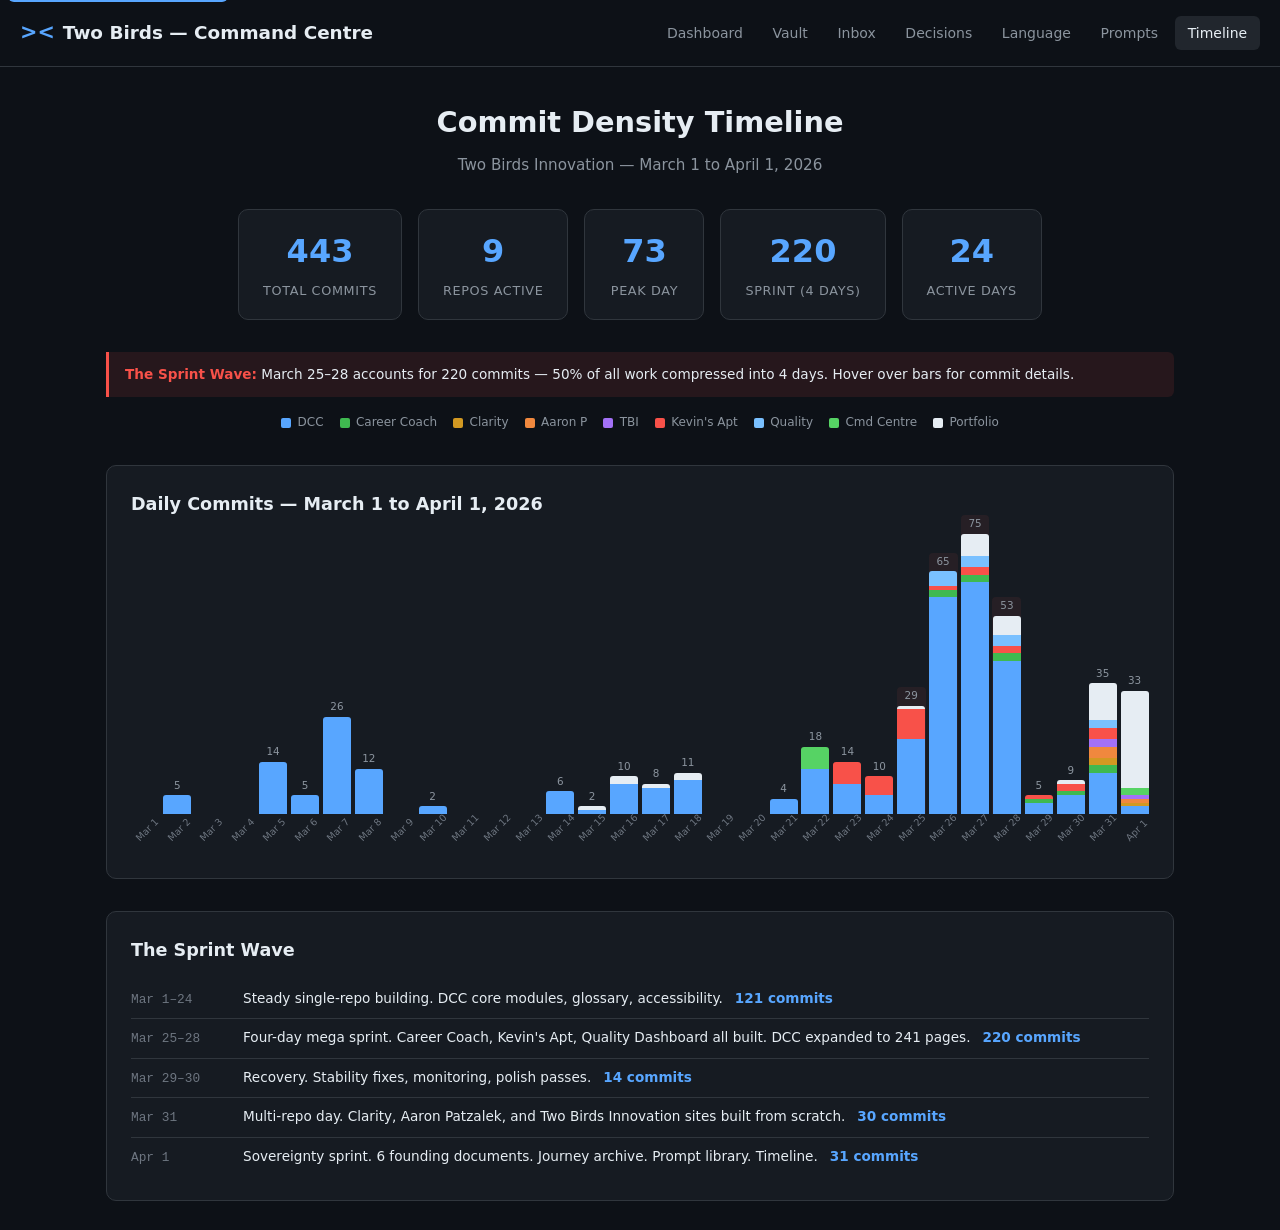
<file: journey-timeline.html>
<!DOCTYPE html>
<html lang="en-CA" data-theme="dark">
<head>
  <meta charset="UTF-8">
  <meta name="viewport" content="width=device-width, initial-scale=1.0">
  <meta name="robots" content="noindex, nofollow">
  <meta name="description" content="Two Birds Innovation founder journey timeline.">
  <title>Journey Timeline — Two Birds</title>
  <link rel="stylesheet" href="css/main.css">
  <style>
    .timeline-wrap {
      max-width: 1100px;
      margin: 2rem auto;
      padding: 0 1rem;
    }
    .timeline-header {
      text-align: center;
      margin-bottom: 2rem;
    }
    .timeline-header h1 {
      color: var(--text-0);
      font-size: 1.8rem;
      margin-bottom: 0.5rem;
    }
    .timeline-header p {
      color: var(--text-1);
      font-size: 0.95rem;
    }
    .stats-row {
      display: flex;
      gap: 1rem;
      justify-content: center;
      flex-wrap: wrap;
      margin-bottom: 2rem;
    }
    .stat-box {
      background: var(--bg-1);
      border: 1px solid var(--border);
      border-radius: var(--radius-lg);
      padding: 1rem 1.5rem;
      text-align: center;
      min-width: 120px;
    }
    .stat-box .num {
      font-size: 2rem;
      font-weight: 700;
      color: var(--accent);
      display: block;
    }
    .stat-box .label {
      font-size: 0.8rem;
      color: var(--text-1);
      text-transform: uppercase;
      letter-spacing: 0.05em;
    }
    .chart-container {
      background: var(--bg-1);
      border: 1px solid var(--border);
      border-radius: var(--radius-lg);
      padding: 1.5rem;
      overflow-x: auto;
      margin-bottom: 2rem;
    }
    .chart-title {
      color: var(--text-0);
      font-size: 1.1rem;
      margin-bottom: 1rem;
      font-weight: 600;
    }
    .chart {
      display: flex;
      align-items: flex-end;
      gap: 3px;
      height: 320px;
      padding-bottom: 2.5rem;
      position: relative;
      min-width: 700px;
    }
    .bar-group {
      flex: 1;
      display: flex;
      flex-direction: column;
      align-items: center;
      position: relative;
      min-width: 20px;
    }
    .bar {
      width: 100%;
      max-width: 28px;
      border-radius: 3px 3px 0 0;
      position: relative;
      cursor: pointer;
      transition: opacity 0.2s;
      min-height: 2px;
    }
    .bar:hover {
      opacity: 0.85;
    }
    .bar-label {
      position: absolute;
      bottom: -2.2rem;
      font-size: 0.6rem;
      color: var(--text-2);
      white-space: nowrap;
      transform: rotate(-45deg);
      transform-origin: top left;
    }
    .bar-count {
      font-size: 0.65rem;
      color: var(--text-1);
      margin-bottom: 2px;
      text-align: center;
    }
    .tooltip {
      display: none;
      position: fixed;
      background: var(--bg-2);
      border: 1px solid var(--border-hi);
      border-radius: var(--radius);
      padding: 0.75rem 1rem;
      max-width: 360px;
      z-index: 1000;
      pointer-events: none;
    }
    .tooltip.visible {
      display: block;
    }
    .tooltip .tt-date {
      color: var(--accent);
      font-weight: 700;
      font-size: 0.9rem;
      margin-bottom: 0.5rem;
    }
    .tooltip .tt-total {
      color: var(--text-0);
      font-size: 0.85rem;
      margin-bottom: 0.5rem;
    }
    .tooltip .tt-repos {
      font-size: 0.75rem;
      color: var(--text-1);
      line-height: 1.5;
    }
    .tooltip .tt-repos span {
      display: inline-block;
      background: var(--bg-1);
      border-radius: 3px;
      padding: 0 4px;
      margin: 1px 2px;
    }
    .tooltip .tt-commits {
      font-size: 0.7rem;
      color: var(--text-2);
      margin-top: 0.5rem;
      max-height: 120px;
      overflow-y: auto;
      line-height: 1.4;
    }
    .legend {
      display: flex;
      gap: 1rem;
      flex-wrap: wrap;
      justify-content: center;
      margin-bottom: 2rem;
    }
    .legend-item {
      display: flex;
      align-items: center;
      gap: 0.4rem;
      font-size: 0.75rem;
      color: var(--text-1);
    }
    .legend-dot {
      width: 10px;
      height: 10px;
      border-radius: 2px;
    }
    .sprint-annotation {
      background: rgba(248, 81, 73, 0.1);
      border-left: 3px solid #f85149;
      padding: 0.75rem 1rem;
      border-radius: 0 var(--radius) var(--radius) 0;
      margin-bottom: 1rem;
      color: var(--text-0);
      font-size: 0.85rem;
    }
    .sprint-annotation strong {
      color: #f85149;
    }
    .wave-section {
      background: var(--bg-1);
      border: 1px solid var(--border);
      border-radius: var(--radius-lg);
      padding: 1.5rem;
      margin-bottom: 2rem;
    }
    .wave-section h2 {
      color: var(--text-0);
      font-size: 1.1rem;
      margin-bottom: 1rem;
    }
    .wave-item {
      display: flex;
      align-items: baseline;
      gap: 0.75rem;
      padding: 0.5rem 0;
      border-bottom: 1px solid var(--border);
      font-size: 0.85rem;
    }
    .wave-item:last-child {
      border-bottom: none;
    }
    .wave-dates {
      color: var(--text-2);
      min-width: 100px;
      font-family: monospace;
      font-size: 0.8rem;
    }
    .wave-desc {
      color: var(--text-0);
    }
    .wave-count {
      color: var(--accent);
      font-weight: 700;
      min-width: 70px;
      text-align: right;
    }
  </style>
</head>
<body>
  <a href="#main" class="skip-link">Skip to main content</a>

  <header class="site-header">
    <div class="site-logo">
      <span class="logo-mark">&gt;&lt;</span> Two Birds — Command Centre
    </div>
    <nav class="site-nav" aria-label="Pages">
      <a href="index.html"          class="nav-link">Dashboard</a>
      <a href="vault.html"          class="nav-link">Vault</a>
      <a href="inbox.html"          class="nav-link">Inbox</a>
      <a href="decisions.html"      class="nav-link">Decisions</a>
      <a href="language-bank.html"  class="nav-link">Language</a>
      <a href="prompt-library.html" class="nav-link">Prompts</a>
      <a href="journey-timeline.html" class="nav-link active">Timeline</a>
    </nav>
  </header>

  <main id="main">


  <div class="timeline-wrap">

    <div class="timeline-header">
      <h1>Commit Density Timeline</h1>
      <p>Two Birds Innovation — March 1 to April 1, 2026</p>
    </div>

    <div class="stats-row">
      <div class="stat-box"><span class="num">443</span><span class="label">Total Commits</span></div>
      <div class="stat-box"><span class="num">9</span><span class="label">Repos Active</span></div>
      <div class="stat-box"><span class="num">73</span><span class="label">Peak Day</span></div>
      <div class="stat-box"><span class="num">220</span><span class="label">Sprint (4 days)</span></div>
      <div class="stat-box"><span class="num">24</span><span class="label">Active Days</span></div>
    </div>

    <div class="sprint-annotation">
      <strong>The Sprint Wave:</strong> March 25–28 accounts for 220 commits — 50% of all work compressed into 4 days. Hover over bars for commit details.
    </div>

    <div class="legend">
      <div class="legend-item"><div class="legend-dot" style="background:#58a6ff"></div> DCC</div>
      <div class="legend-item"><div class="legend-dot" style="background:#3fb950"></div> Career Coach</div>
      <div class="legend-item"><div class="legend-dot" style="background:#d29922"></div> Clarity</div>
      <div class="legend-item"><div class="legend-dot" style="background:#f0883e"></div> Aaron P</div>
      <div class="legend-item"><div class="legend-dot" style="background:#a371f7"></div> TBI</div>
      <div class="legend-item"><div class="legend-dot" style="background:#f85149"></div> Kevin's Apt</div>
      <div class="legend-item"><div class="legend-dot" style="background:#79c0ff"></div> Quality</div>
      <div class="legend-item"><div class="legend-dot" style="background:#56d364"></div> Cmd Centre</div>
      <div class="legend-item"><div class="legend-dot" style="background:#e6edf3"></div> Portfolio</div>
    </div>

    <div class="chart-container">
      <div class="chart-title">Daily Commits — March 1 to April 1, 2026</div>
      <div class="chart" id="chart"></div>
    </div>

    <div class="wave-section">
      <h2>The Sprint Wave</h2>
      <div class="wave-item">
        <span class="wave-dates">Mar 1–24</span>
        <span class="wave-desc">Steady single-repo building. DCC core modules, glossary, accessibility.</span>
        <span class="wave-count">121 commits</span>
      </div>
      <div class="wave-item">
        <span class="wave-dates">Mar 25–28</span>
        <span class="wave-desc">Four-day mega sprint. Career Coach, Kevin's Apt, Quality Dashboard all built. DCC expanded to 241 pages.</span>
        <span class="wave-count">220 commits</span>
      </div>
      <div class="wave-item">
        <span class="wave-dates">Mar 29–30</span>
        <span class="wave-desc">Recovery. Stability fixes, monitoring, polish passes.</span>
        <span class="wave-count">14 commits</span>
      </div>
      <div class="wave-item">
        <span class="wave-dates">Mar 31</span>
        <span class="wave-desc">Multi-repo day. Clarity, Aaron Patzalek, and Two Birds Innovation sites built from scratch.</span>
        <span class="wave-count">30 commits</span>
      </div>
      <div class="wave-item">
        <span class="wave-dates">Apr 1</span>
        <span class="wave-desc">Sovereignty sprint. 6 founding documents. Journey archive. Prompt library. Timeline.</span>
        <span class="wave-count">31 commits</span>
      </div>
    </div>

  </div>

  <div class="tooltip" id="tooltip">
    <div class="tt-date"></div>
    <div class="tt-total"></div>
    <div class="tt-repos"></div>
    <div class="tt-commits"></div>
  </div>

  <script>
    var REPO_COLOURS = {
      'dcc':        '#58a6ff',
      'career':     '#3fb950',
      'clarity':    '#d29922',
      'aaron':      '#f0883e',
      'tbi':        '#a371f7',
      'kevins':     '#f85149',
      'quality':    '#79c0ff',
      'cmdcentre':  '#56d364',
      'portfolio':  '#e6edf3'
    };

    var REPO_NAMES = {
      'dcc':       'Digital Confidence',
      'career':    'Career Coach',
      'clarity':   'Clarity',
      'aaron':     'Aaron Patzalek',
      'tbi':       'Two Birds Innovation',
      'kevins':    "Kevin's Apartment",
      'quality':   'Quality Dashboard',
      'cmdcentre': 'Command Centre',
      'portfolio': 'Portfolio'
    };

    // Data: [date, {repo: count}, [notable commits]]
    var DATA = [
      ['Mar 1', {}, []],
      ['Mar 2', {dcc:5}, ['Beta-ready overhaul','UI consolidation']],
      ['Mar 3', {}, []],
      ['Mar 4', {}, []],
      ['Mar 5', {dcc:14}, ['2FA training','Device filtering','Overnight build report']],
      ['Mar 6', {dcc:5}, ['Formspree feedback system']],
      ['Mar 7', {dcc:26}, ['Beta readiness','Settings panel','Print stylesheet','Accessibility audit']],
      ['Mar 8', {dcc:12}, ['Banner images','Footer standardised','Trust signals','Module intros']],
      ['Mar 9', {}, []],
      ['Mar 10', {dcc:2}, ['Banner revert','Feedback textarea fix']],
      ['Mar 11', {}, []],
      ['Mar 12', {}, []],
      ['Mar 13', {}, []],
      ['Mar 14', {dcc:6}, ['Module 8 expanded','Close button fix','New project guardrail']],
      ['Mar 15', {dcc:1,portfolio:1}, ['Visual pipeline','Portfolio backlog init']],
      ['Mar 16', {dcc:8,portfolio:2}, ['ImageFX prompts','Digital literacy stub']],
      ['Mar 17', {dcc:7,portfolio:1}, ['Mobile responsiveness','Accessibility pass','Glossary 20 terms']],
      ['Mar 18', {dcc:9,portfolio:2}, ['P3 prototype','Senior tech stars','iA interview prep']],
      ['Mar 19', {}, []],
      ['Mar 20', {}, []],
      ['Mar 21', {dcc:4}, ['AEO optimisation','Heading hierarchy','Meta descriptions']],
      ['Mar 22', {dcc:12,cmdcentre:6}, ['Glossary 200+ terms','Command Centre built','SEO audit']],
      ['Mar 23', {dcc:8,kevins:6}, ["Kevin's apt v1.0",'Module 12','About page','Link checker']],
      ['Mar 24', {dcc:5,kevins:5}, ['French bilingual sprint','MEGA production sprint','Kevin maps']],
      ['Mar 25', {dcc:20,kevins:8,portfolio:1}, ['SEO audit','Beta recruiting','B2B outreach system','Street view photos']],
      ['Mar 26', {dcc:58,career:2,kevins:1,quality:4}, ['15-phase DCC build','Career Coach v1.0','Quality dashboard']],
      ['Mar 27', {dcc:62,career:2,kevins:2,quality:3,portfolio:6}, ['AEO 20 pages','Scam ecosystem','White label','B2B outreach 30 prospects']],
      ['Mar 28', {dcc:41,career:2,kevins:2,quality:3,portfolio:5}, ['Modules 18-19','B2B emails','Salary negotiation','Overnight build 15 phases']],
      ['Mar 29', {dcc:3,career:1,kevins:1}, ['Content freshness','Stability fixes']],
      ['Mar 30', {dcc:5,career:1,kevins:2,portfolio:1}, ['Automated monitoring','Accessibility final','French content audit']],
      ['Mar 31', {dcc:11,career:2,clarity:2,aaron:3,tbi:2,kevins:3,quality:2,portfolio:10}, ['Clarity built','Aaron Patzalek built','TBI built','B2B dashboard','HAL Stack foundation']],
      ['Apr 1', {dcc:2,clarity:1,aaron:1,tbi:1,cmdcentre:2,portfolio:26}, ['Sovereignty sprint','Journey archive','Prompt library','Commit timeline']]
    ];

    var maxTotal = 0;
    DATA.forEach(function(d) {
      var t = 0;
      for (var r in d[1]) t += d[1][r];
      if (t > maxTotal) maxTotal = t;
    });

    var chart = document.getElementById('chart');
    var tooltip = document.getElementById('tooltip');

    DATA.forEach(function(d, i) {
      var date = d[0];
      var repos = d[1];
      var commits = d[2];
      var total = 0;
      for (var r in repos) total += repos[r];

      var group = document.createElement('div');
      group.className = 'bar-group';

      if (total > 0) {
        var countEl = document.createElement('div');
        countEl.className = 'bar-count';
        countEl.textContent = total;
        group.appendChild(countEl);
      }

      // Stacked bar
      var repoOrder = ['portfolio','cmdcentre','quality','kevins','tbi','aaron','clarity','career','dcc'];
      var barHeight = total > 0 ? Math.max((total / maxTotal) * 280, 4) : 0;

      if (total > 0) {
        var stackContainer = document.createElement('div');
        stackContainer.style.display = 'flex';
        stackContainer.style.flexDirection = 'column';
        stackContainer.style.height = barHeight + 'px';
        stackContainer.style.width = '100%';
        stackContainer.style.maxWidth = '28px';
        stackContainer.style.margin = '0 auto';
        stackContainer.style.borderRadius = '3px 3px 0 0';
        stackContainer.style.overflow = 'hidden';
        stackContainer.style.cursor = 'pointer';

        repoOrder.forEach(function(repo) {
          if (repos[repo]) {
            var seg = document.createElement('div');
            seg.style.flex = repos[repo] + '';
            seg.style.background = REPO_COLOURS[repo];
            seg.style.minHeight = '2px';
            stackContainer.appendChild(seg);
          }
        });

        stackContainer.addEventListener('mouseenter', function(e) {
          var tt = document.getElementById('tooltip');
          tt.querySelector('.tt-date').textContent = date + ', 2026';
          tt.querySelector('.tt-total').textContent = total + ' commit' + (total !== 1 ? 's' : '');

          var repoHtml = '';
          for (var r in repos) {
            repoHtml += '<span style="border-left:3px solid ' + REPO_COLOURS[r] + ';padding-left:4px">'
              + REPO_NAMES[r] + ': ' + repos[r] + '</span> ';
          }
          tt.querySelector('.tt-repos').innerHTML = repoHtml;
          tt.querySelector('.tt-commits').textContent = commits.join(' · ');
          tt.classList.add('visible');
        });

        stackContainer.addEventListener('mousemove', function(e) {
          var tt = document.getElementById('tooltip');
          var x = e.clientX + 15;
          var y = e.clientY - 10;
          if (x + 360 > window.innerWidth) x = e.clientX - 375;
          if (y + 200 > window.innerHeight) y = e.clientY - 200;
          tt.style.left = x + 'px';
          tt.style.top = y + 'px';
        });

        stackContainer.addEventListener('mouseleave', function() {
          document.getElementById('tooltip').classList.remove('visible');
        });

        group.appendChild(stackContainer);
      }

      // Date label
      var label = document.createElement('div');
      label.className = 'bar-label';
      label.textContent = date;
      group.appendChild(label);

      // Highlight sprint days
      if (i >= 24 && i <= 27) {
        group.style.background = 'rgba(248,81,73,0.07)';
        group.style.borderRadius = '4px 4px 0 0';
      }

      chart.appendChild(group);
    });
  </script>


  </main>

</body>
</html>
</file>
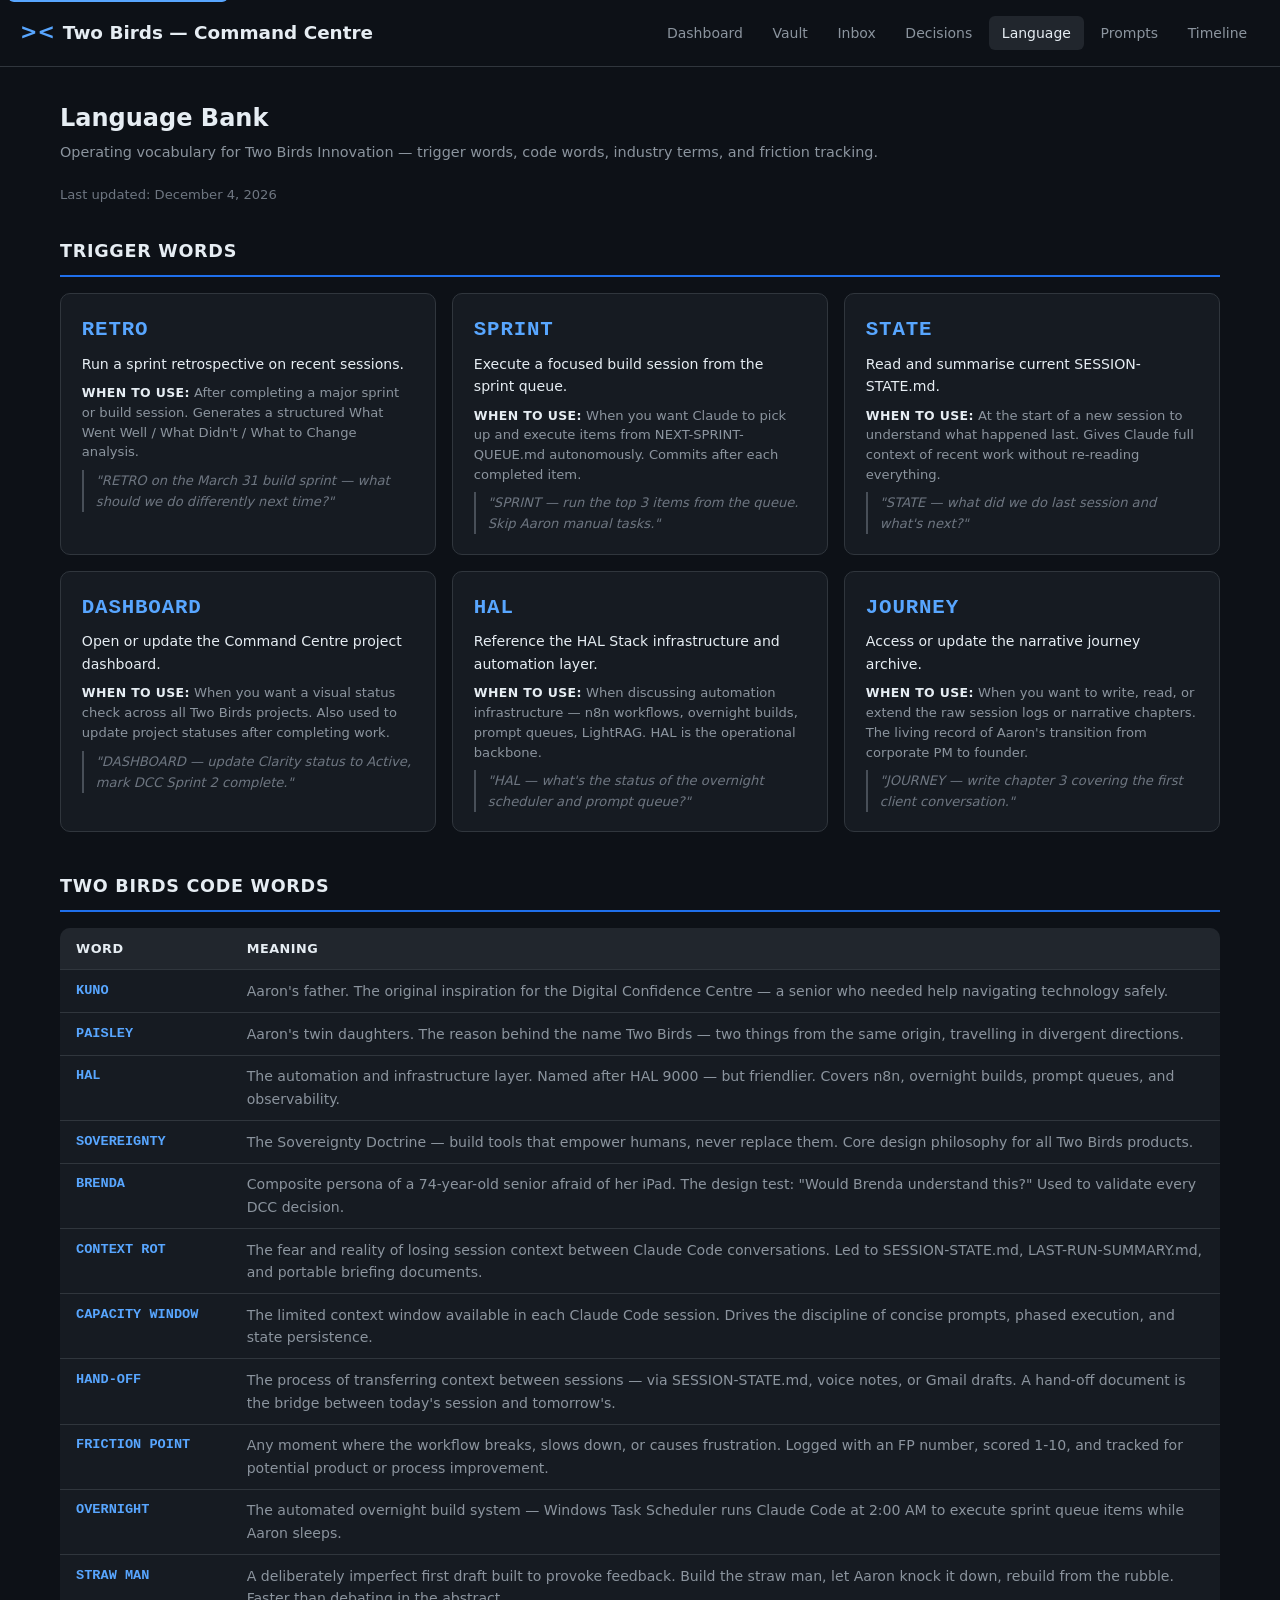
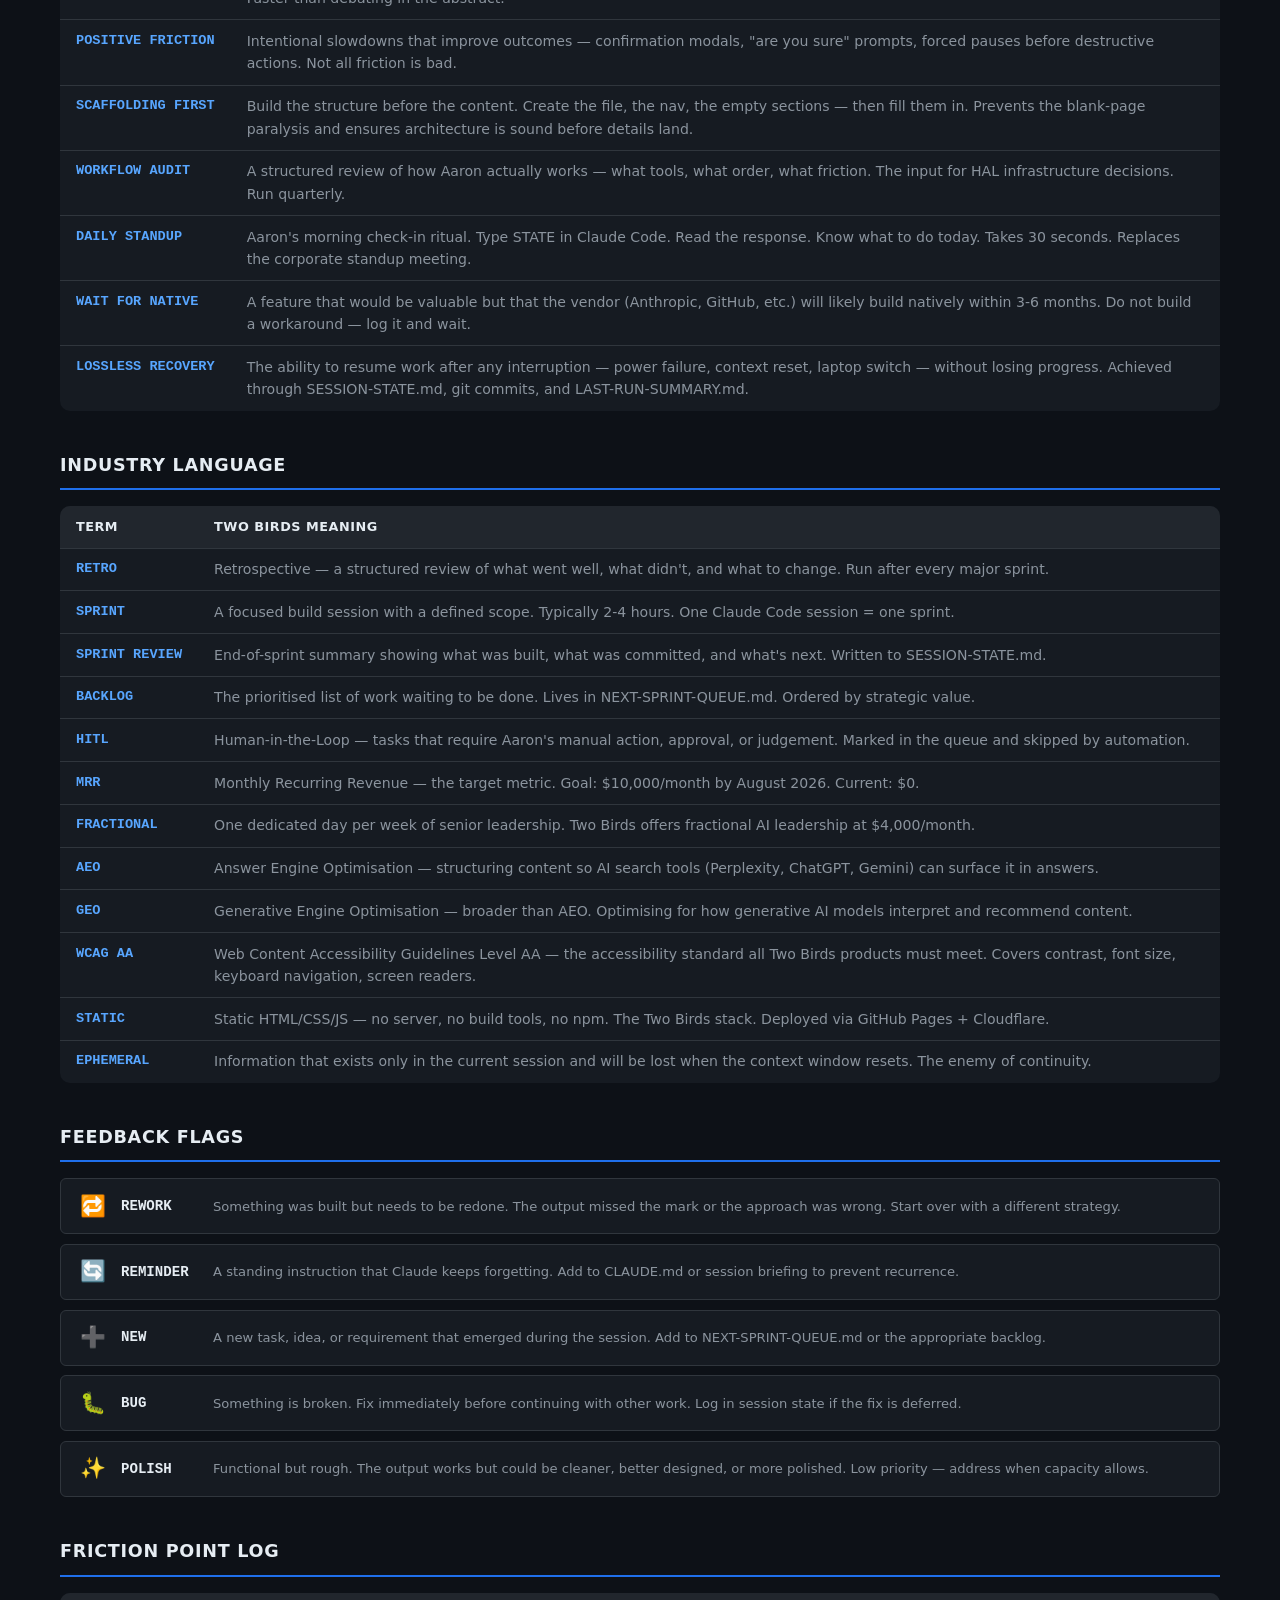
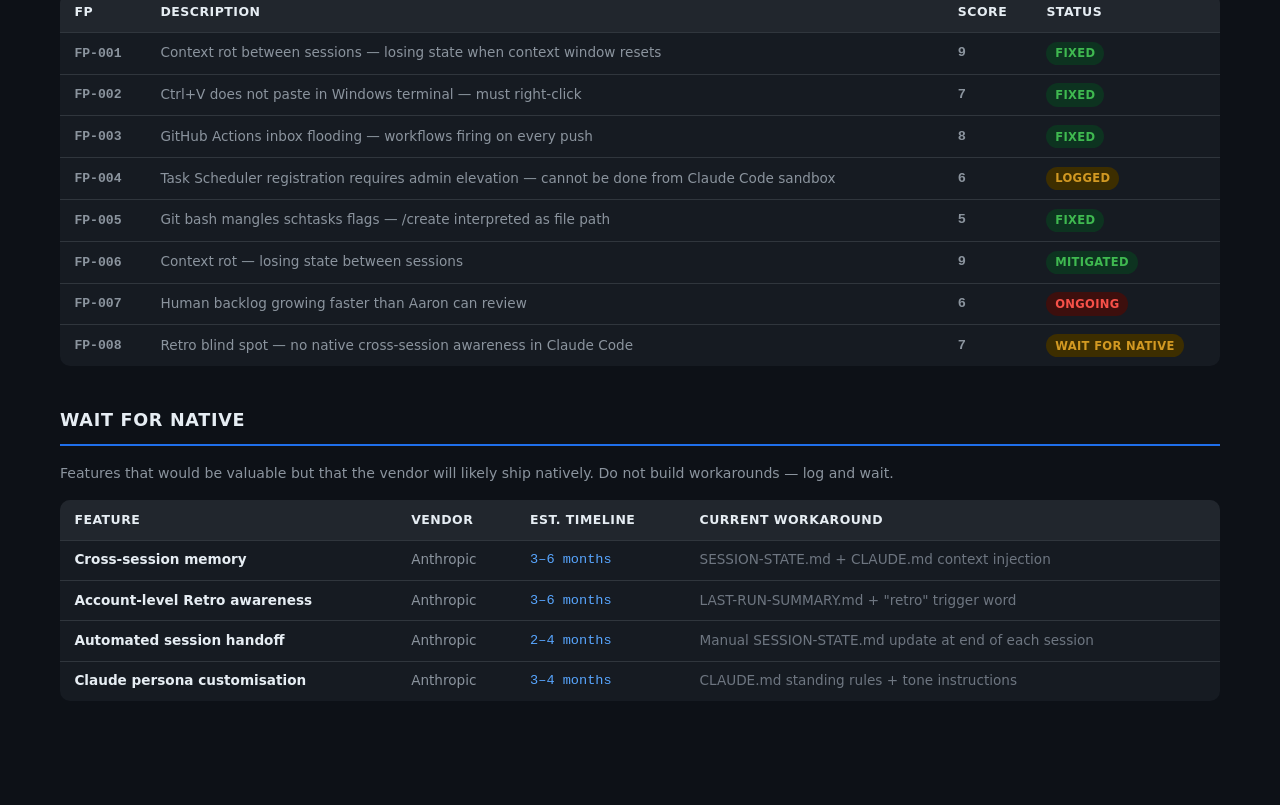
<file: language-bank.html>
<!DOCTYPE html>
<html lang="en-CA" data-theme="dark">
<head>
  <meta charset="UTF-8">
  <meta name="viewport" content="width=device-width, initial-scale=1.0">
  <meta name="robots" content="noindex, nofollow">
  <meta name="description" content="Two Birds Innovation language bank — lexicon and communication patterns.">
  <title>Language Bank — Two Birds Command Centre</title>
  <link rel="stylesheet" href="css/main.css">
  <style>
    /* ── Language Bank Styles ── */
    .lb-updated {
      font-size: 0.82rem;
      color: var(--text-2);
      margin-bottom: 2rem;
    }

    .lb-section {
      margin-bottom: 2.5rem;
    }
    .lb-section-title {
      font-size: 1.1rem;
      font-weight: 700;
      color: var(--text-0);
      text-transform: uppercase;
      letter-spacing: 0.04em;
      padding-bottom: 0.6rem;
      border-bottom: 2px solid var(--accent-dim);
      margin-bottom: 1rem;
    }

    /* ── Trigger Word Cards ── */
    .trigger-grid {
      display: grid;
      gap: 1rem;
      grid-template-columns: repeat(auto-fill, minmax(320px, 1fr));
    }
    .trigger-card {
      background: var(--bg-1);
      border: 1px solid var(--border);
      border-radius: var(--radius-lg);
      padding: 1.2rem 1.3rem;
      transition: border-color 0.15s;
    }
    .trigger-card:hover { border-color: var(--accent-dim); }
    .trigger-word {
      font-size: 1.3rem;
      font-weight: 800;
      color: var(--accent);
      font-family: var(--font-mono);
      letter-spacing: 0.04em;
      margin-bottom: 0.4rem;
    }
    .trigger-desc {
      font-size: 0.88rem;
      color: var(--text-0);
      margin-bottom: 0.5rem;
      font-weight: 500;
    }
    .trigger-when {
      font-size: 0.82rem;
      color: var(--text-1);
      margin-bottom: 0.5rem;
      line-height: 1.5;
    }
    .trigger-when strong {
      color: var(--text-0);
      font-size: 0.78rem;
      text-transform: uppercase;
      letter-spacing: 0.03em;
    }
    .trigger-example {
      font-size: 0.82rem;
      color: var(--text-2);
      font-style: italic;
      border-left: 2px solid var(--border-hi);
      padding-left: 0.75rem;
      margin-top: 0.3rem;
    }

    /* ── Glossary Tables ── */
    .lb-table {
      width: 100%;
      border-collapse: collapse;
      background: var(--bg-1);
      border-radius: var(--radius-lg);
      overflow: hidden;
      font-size: 0.88rem;
    }
    .lb-table th {
      background: var(--bg-2);
      color: var(--text-0);
      font-weight: 700;
      text-align: left;
      padding: 0.65rem 1rem;
      font-size: 0.8rem;
      text-transform: uppercase;
      letter-spacing: 0.04em;
      border-bottom: 1px solid var(--border);
    }
    .lb-table td {
      padding: 0.6rem 1rem;
      border-bottom: 1px solid var(--border);
      color: var(--text-1);
      vertical-align: top;
    }
    .lb-table tr:last-child td { border-bottom: none; }
    .lb-table tr:hover td { background: var(--bg-2); }
    .lb-table td:first-child {
      font-weight: 700;
      color: var(--accent);
      font-family: var(--font-mono);
      white-space: nowrap;
      font-size: 0.85rem;
    }

    /* ── Feedback Flags ── */
    .flag-grid {
      display: grid;
      gap: 0.6rem;
    }
    .flag-row {
      display: flex;
      align-items: center;
      gap: 0.75rem;
      background: var(--bg-1);
      border: 1px solid var(--border);
      border-radius: var(--radius);
      padding: 0.65rem 1rem;
    }
    .flag-row:hover { border-color: var(--border-hi); }
    .flag-emoji {
      font-size: 1.3rem;
      flex-shrink: 0;
      width: 2rem;
      text-align: center;
    }
    .flag-name {
      font-weight: 700;
      font-family: var(--font-mono);
      font-size: 0.88rem;
      color: var(--text-0);
      min-width: 80px;
    }
    .flag-when {
      font-size: 0.82rem;
      color: var(--text-1);
      flex: 1;
    }

    /* ── Friction Point Table ── */
    .fp-table {
      width: 100%;
      border-collapse: collapse;
      background: var(--bg-1);
      border-radius: var(--radius-lg);
      overflow: hidden;
      font-size: 0.85rem;
    }
    .fp-table th {
      background: var(--bg-2);
      color: var(--text-0);
      font-weight: 700;
      text-align: left;
      padding: 0.6rem 0.9rem;
      font-size: 0.78rem;
      text-transform: uppercase;
      letter-spacing: 0.04em;
      border-bottom: 1px solid var(--border);
    }
    .fp-table td {
      padding: 0.55rem 0.9rem;
      border-bottom: 1px solid var(--border);
      color: var(--text-1);
      vertical-align: middle;
    }
    .fp-table tr:last-child td { border-bottom: none; }
    .fp-table tr:hover td { background: var(--bg-2); }
    .fp-id {
      font-family: var(--font-mono);
      font-weight: 700;
      color: var(--text-0);
      font-size: 0.82rem;
    }
    .fp-score {
      font-weight: 700;
      font-family: var(--font-mono);
    }
    .fp-badge {
      display: inline-block;
      padding: 0.15rem 0.55rem;
      border-radius: 12px;
      font-size: 0.72rem;
      font-weight: 700;
      text-transform: uppercase;
      letter-spacing: 0.03em;
    }
    .fp-fixed   { color: var(--s-active);  background: var(--s-active-bg); }
    .fp-logged  { color: var(--s-queued);  background: var(--s-queued-bg); }
    .fp-ongoing { color: var(--s-blocked); background: var(--s-blocked-bg); }

    @media (max-width: 640px) {
      .trigger-grid { grid-template-columns: 1fr; }
      .lb-table, .fp-table { font-size: 0.82rem; }
      .lb-table td, .lb-table th,
      .fp-table td, .fp-table th { padding: 0.5rem 0.65rem; }
      .flag-row { flex-wrap: wrap; }
    }
  </style>
</head>
<body>
  <a href="#main" class="skip-link">Skip to main content</a>

  <header class="site-header">
    <div class="site-logo">
      <span class="logo-mark">&gt;&lt;</span> Two Birds — Command Centre
    </div>
    <nav class="site-nav" aria-label="Pages">
      <a href="index.html"         class="nav-link">Dashboard</a>
      <a href="vault.html"         class="nav-link">Vault</a>
      <a href="inbox.html"         class="nav-link">Inbox</a>
      <a href="decisions.html"     class="nav-link">Decisions</a>
      <a href="language-bank.html"    class="nav-link active">Language</a>
      <a href="prompt-library.html"  class="nav-link">Prompts</a>
      <a href="journey-timeline.html" class="nav-link">Timeline</a>
    </nav>
  </header>

  <main id="main">


  <div class="page-wrap">

    <div class="page-title">
      <h1>Language Bank</h1>
      <p>Operating vocabulary for Two Birds Innovation — trigger words, code words, industry terms, and friction tracking.</p>
    </div>
    <p class="lb-updated">Last updated: <time data-auto-date>April 1, 2026</time></p>

    <!-- ══════════════════════════════════════════ -->
    <!-- SECTION 1 — TRIGGER WORDS                 -->
    <!-- ══════════════════════════════════════════ -->
    <section class="lb-section" aria-label="Trigger Words">
      <h2 class="lb-section-title">Trigger Words</h2>
      <div class="trigger-grid">

        <div class="trigger-card">
          <div class="trigger-word">RETRO</div>
          <div class="trigger-desc">Run a sprint retrospective on recent sessions.</div>
          <div class="trigger-when"><strong>When to use:</strong> After completing a major sprint or build session. Generates a structured What Went Well / What Didn't / What to Change analysis.</div>
          <div class="trigger-example">"RETRO on the March 31 build sprint — what should we do differently next time?"</div>
        </div>

        <div class="trigger-card">
          <div class="trigger-word">SPRINT</div>
          <div class="trigger-desc">Execute a focused build session from the sprint queue.</div>
          <div class="trigger-when"><strong>When to use:</strong> When you want Claude to pick up and execute items from NEXT-SPRINT-QUEUE.md autonomously. Commits after each completed item.</div>
          <div class="trigger-example">"SPRINT — run the top 3 items from the queue. Skip Aaron manual tasks."</div>
        </div>

        <div class="trigger-card">
          <div class="trigger-word">STATE</div>
          <div class="trigger-desc">Read and summarise current SESSION-STATE.md.</div>
          <div class="trigger-when"><strong>When to use:</strong> At the start of a new session to understand what happened last. Gives Claude full context of recent work without re-reading everything.</div>
          <div class="trigger-example">"STATE — what did we do last session and what's next?"</div>
        </div>

        <div class="trigger-card">
          <div class="trigger-word">DASHBOARD</div>
          <div class="trigger-desc">Open or update the Command Centre project dashboard.</div>
          <div class="trigger-when"><strong>When to use:</strong> When you want a visual status check across all Two Birds projects. Also used to update project statuses after completing work.</div>
          <div class="trigger-example">"DASHBOARD — update Clarity status to Active, mark DCC Sprint 2 complete."</div>
        </div>

        <div class="trigger-card">
          <div class="trigger-word">HAL</div>
          <div class="trigger-desc">Reference the HAL Stack infrastructure and automation layer.</div>
          <div class="trigger-when"><strong>When to use:</strong> When discussing automation infrastructure — n8n workflows, overnight builds, prompt queues, LightRAG. HAL is the operational backbone.</div>
          <div class="trigger-example">"HAL — what's the status of the overnight scheduler and prompt queue?"</div>
        </div>

        <div class="trigger-card">
          <div class="trigger-word">JOURNEY</div>
          <div class="trigger-desc">Access or update the narrative journey archive.</div>
          <div class="trigger-when"><strong>When to use:</strong> When you want to write, read, or extend the raw session logs or narrative chapters. The living record of Aaron's transition from corporate PM to founder.</div>
          <div class="trigger-example">"JOURNEY — write chapter 3 covering the first client conversation."</div>
        </div>

      </div>
    </section>

    <!-- ══════════════════════════════════════════ -->
    <!-- SECTION 2 — TWO BIRDS CODE WORDS          -->
    <!-- ══════════════════════════════════════════ -->
    <section class="lb-section" aria-label="Code Words">
      <h2 class="lb-section-title">Two Birds Code Words</h2>
      <table class="lb-table" role="table">
        <thead>
          <tr><th>Word</th><th>Meaning</th></tr>
        </thead>
        <tbody>
          <tr><td>KUNO</td><td>Aaron's father. The original inspiration for the Digital Confidence Centre — a senior who needed help navigating technology safely.</td></tr>
          <tr><td>PAISLEY</td><td>Aaron's twin daughters. The reason behind the name Two Birds — two things from the same origin, travelling in divergent directions.</td></tr>
          <tr><td>HAL</td><td>The automation and infrastructure layer. Named after HAL 9000 — but friendlier. Covers n8n, overnight builds, prompt queues, and observability.</td></tr>
          <tr><td>SOVEREIGNTY</td><td>The Sovereignty Doctrine — build tools that empower humans, never replace them. Core design philosophy for all Two Birds products.</td></tr>
          <tr><td>BRENDA</td><td>Composite persona of a 74-year-old senior afraid of her iPad. The design test: "Would Brenda understand this?" Used to validate every DCC decision.</td></tr>
          <tr><td>CONTEXT ROT</td><td>The fear and reality of losing session context between Claude Code conversations. Led to SESSION-STATE.md, LAST-RUN-SUMMARY.md, and portable briefing documents.</td></tr>
          <tr><td>CAPACITY WINDOW</td><td>The limited context window available in each Claude Code session. Drives the discipline of concise prompts, phased execution, and state persistence.</td></tr>
          <tr><td>HAND-OFF</td><td>The process of transferring context between sessions — via SESSION-STATE.md, voice notes, or Gmail drafts. A hand-off document is the bridge between today's session and tomorrow's.</td></tr>
          <tr><td>FRICTION POINT</td><td>Any moment where the workflow breaks, slows down, or causes frustration. Logged with an FP number, scored 1-10, and tracked for potential product or process improvement.</td></tr>
          <tr><td>OVERNIGHT</td><td>The automated overnight build system — Windows Task Scheduler runs Claude Code at 2:00 AM to execute sprint queue items while Aaron sleeps.</td></tr>
          <tr><td>STRAW MAN</td><td>A deliberately imperfect first draft built to provoke feedback. Build the straw man, let Aaron knock it down, rebuild from the rubble. Faster than debating in the abstract.</td></tr>
          <tr><td>POSITIVE FRICTION</td><td>Intentional slowdowns that improve outcomes — confirmation modals, "are you sure" prompts, forced pauses before destructive actions. Not all friction is bad.</td></tr>
          <tr><td>SCAFFOLDING FIRST</td><td>Build the structure before the content. Create the file, the nav, the empty sections — then fill them in. Prevents the blank-page paralysis and ensures architecture is sound before details land.</td></tr>
          <tr><td>WORKFLOW AUDIT</td><td>A structured review of how Aaron actually works — what tools, what order, what friction. The input for HAL infrastructure decisions. Run quarterly.</td></tr>
          <tr><td>DAILY STANDUP</td><td>Aaron's morning check-in ritual. Type STATE in Claude Code. Read the response. Know what to do today. Takes 30 seconds. Replaces the corporate standup meeting.</td></tr>
          <tr><td>WAIT FOR NATIVE</td><td>A feature that would be valuable but that the vendor (Anthropic, GitHub, etc.) will likely build natively within 3-6 months. Do not build a workaround — log it and wait.</td></tr>
          <tr><td>LOSSLESS RECOVERY</td><td>The ability to resume work after any interruption — power failure, context reset, laptop switch — without losing progress. Achieved through SESSION-STATE.md, git commits, and LAST-RUN-SUMMARY.md.</td></tr>
        </tbody>
      </table>
    </section>

    <!-- ══════════════════════════════════════════ -->
    <!-- SECTION 3 — INDUSTRY LANGUAGE              -->
    <!-- ══════════════════════════════════════════ -->
    <section class="lb-section" aria-label="Industry Language">
      <h2 class="lb-section-title">Industry Language</h2>
      <table class="lb-table" role="table">
        <thead>
          <tr><th>Term</th><th>Two Birds Meaning</th></tr>
        </thead>
        <tbody>
          <tr><td>RETRO</td><td>Retrospective — a structured review of what went well, what didn't, and what to change. Run after every major sprint.</td></tr>
          <tr><td>SPRINT</td><td>A focused build session with a defined scope. Typically 2-4 hours. One Claude Code session = one sprint.</td></tr>
          <tr><td>SPRINT REVIEW</td><td>End-of-sprint summary showing what was built, what was committed, and what's next. Written to SESSION-STATE.md.</td></tr>
          <tr><td>BACKLOG</td><td>The prioritised list of work waiting to be done. Lives in NEXT-SPRINT-QUEUE.md. Ordered by strategic value.</td></tr>
          <tr><td>HITL</td><td>Human-in-the-Loop — tasks that require Aaron's manual action, approval, or judgement. Marked in the queue and skipped by automation.</td></tr>
          <tr><td>MRR</td><td>Monthly Recurring Revenue — the target metric. Goal: $10,000/month by August 2026. Current: $0.</td></tr>
          <tr><td>FRACTIONAL</td><td>One dedicated day per week of senior leadership. Two Birds offers fractional AI leadership at $4,000/month.</td></tr>
          <tr><td>AEO</td><td>Answer Engine Optimisation — structuring content so AI search tools (Perplexity, ChatGPT, Gemini) can surface it in answers.</td></tr>
          <tr><td>GEO</td><td>Generative Engine Optimisation — broader than AEO. Optimising for how generative AI models interpret and recommend content.</td></tr>
          <tr><td>WCAG AA</td><td>Web Content Accessibility Guidelines Level AA — the accessibility standard all Two Birds products must meet. Covers contrast, font size, keyboard navigation, screen readers.</td></tr>
          <tr><td>STATIC</td><td>Static HTML/CSS/JS — no server, no build tools, no npm. The Two Birds stack. Deployed via GitHub Pages + Cloudflare.</td></tr>
          <tr><td>EPHEMERAL</td><td>Information that exists only in the current session and will be lost when the context window resets. The enemy of continuity.</td></tr>
        </tbody>
      </table>
    </section>

    <!-- ══════════════════════════════════════════ -->
    <!-- SECTION 4 — FEEDBACK FLAGS                 -->
    <!-- ══════════════════════════════════════════ -->
    <section class="lb-section" aria-label="Feedback Flags">
      <h2 class="lb-section-title">Feedback Flags</h2>
      <div class="flag-grid">
        <div class="flag-row">
          <span class="flag-emoji" aria-hidden="true">🔁</span>
          <span class="flag-name">REWORK</span>
          <span class="flag-when">Something was built but needs to be redone. The output missed the mark or the approach was wrong. Start over with a different strategy.</span>
        </div>
        <div class="flag-row">
          <span class="flag-emoji" aria-hidden="true">🔄</span>
          <span class="flag-name">REMINDER</span>
          <span class="flag-when">A standing instruction that Claude keeps forgetting. Add to CLAUDE.md or session briefing to prevent recurrence.</span>
        </div>
        <div class="flag-row">
          <span class="flag-emoji" aria-hidden="true">➕</span>
          <span class="flag-name">NEW</span>
          <span class="flag-when">A new task, idea, or requirement that emerged during the session. Add to NEXT-SPRINT-QUEUE.md or the appropriate backlog.</span>
        </div>
        <div class="flag-row">
          <span class="flag-emoji" aria-hidden="true">🐛</span>
          <span class="flag-name">BUG</span>
          <span class="flag-when">Something is broken. Fix immediately before continuing with other work. Log in session state if the fix is deferred.</span>
        </div>
        <div class="flag-row">
          <span class="flag-emoji" aria-hidden="true">✨</span>
          <span class="flag-name">POLISH</span>
          <span class="flag-when">Functional but rough. The output works but could be cleaner, better designed, or more polished. Low priority — address when capacity allows.</span>
        </div>
      </div>
    </section>

    <!-- ══════════════════════════════════════════ -->
    <!-- SECTION 5 — FRICTION POINT LOG             -->
    <!-- ══════════════════════════════════════════ -->
    <section class="lb-section" aria-label="Friction Point Log">
      <h2 class="lb-section-title">Friction Point Log</h2>
      <table class="fp-table" role="table">
        <thead>
          <tr>
            <th>FP</th>
            <th>Description</th>
            <th>Score</th>
            <th>Status</th>
          </tr>
        </thead>
        <tbody>
          <tr>
            <td class="fp-id">FP-001</td>
            <td>Context rot between sessions — losing state when context window resets</td>
            <td class="fp-score">9</td>
            <td><span class="fp-badge fp-fixed">Fixed</span></td>
          </tr>
          <tr>
            <td class="fp-id">FP-002</td>
            <td>Ctrl+V does not paste in Windows terminal — must right-click</td>
            <td class="fp-score">7</td>
            <td><span class="fp-badge fp-fixed">Fixed</span></td>
          </tr>
          <tr>
            <td class="fp-id">FP-003</td>
            <td>GitHub Actions inbox flooding — workflows firing on every push</td>
            <td class="fp-score">8</td>
            <td><span class="fp-badge fp-fixed">Fixed</span></td>
          </tr>
          <tr>
            <td class="fp-id">FP-004</td>
            <td>Task Scheduler registration requires admin elevation — cannot be done from Claude Code sandbox</td>
            <td class="fp-score">6</td>
            <td><span class="fp-badge fp-logged">Logged</span></td>
          </tr>
          <tr>
            <td class="fp-id">FP-005</td>
            <td>Git bash mangles schtasks flags — /create interpreted as file path</td>
            <td class="fp-score">5</td>
            <td><span class="fp-badge fp-fixed">Fixed</span></td>
          </tr>
          <tr>
            <td class="fp-id">FP-006</td>
            <td>Context rot — losing state between sessions</td>
            <td class="fp-score">9</td>
            <td><span class="fp-badge fp-fixed">Mitigated</span></td>
          </tr>
          <tr>
            <td class="fp-id">FP-007</td>
            <td>Human backlog growing faster than Aaron can review</td>
            <td class="fp-score">6</td>
            <td><span class="fp-badge fp-ongoing">Ongoing</span></td>
          </tr>
          <tr>
            <td class="fp-id">FP-008</td>
            <td>Retro blind spot — no native cross-session awareness in Claude Code</td>
            <td class="fp-score">7</td>
            <td><span class="fp-badge fp-logged">Wait for Native</span></td>
          </tr>
        </tbody>
      </table>
    </section>

    <!-- ══════════════════════════════════════════ -->
    <!-- SECTION 6 — WAIT FOR NATIVE               -->
    <!-- ══════════════════════════════════════════ -->
    <section class="lb-section" aria-label="Wait For Native">
      <h2 class="lb-section-title">Wait For Native</h2>
      <p style="color:var(--text-1);font-size:0.88rem;margin-bottom:1rem;">Features that would be valuable but that the vendor will likely ship natively. Do not build workarounds — log and wait.</p>
      <table class="fp-table" role="table">
        <thead>
          <tr>
            <th>Feature</th>
            <th>Vendor</th>
            <th>Est. Timeline</th>
            <th>Current Workaround</th>
          </tr>
        </thead>
        <tbody>
          <tr>
            <td style="color:var(--text-0);font-weight:600;">Cross-session memory</td>
            <td style="color:var(--text-1);">Anthropic</td>
            <td style="color:var(--accent);font-family:var(--font-mono);">3–6 months</td>
            <td style="color:var(--text-2);">SESSION-STATE.md + CLAUDE.md context injection</td>
          </tr>
          <tr>
            <td style="color:var(--text-0);font-weight:600;">Account-level Retro awareness</td>
            <td style="color:var(--text-1);">Anthropic</td>
            <td style="color:var(--accent);font-family:var(--font-mono);">3–6 months</td>
            <td style="color:var(--text-2);">LAST-RUN-SUMMARY.md + "retro" trigger word</td>
          </tr>
          <tr>
            <td style="color:var(--text-0);font-weight:600;">Automated session handoff</td>
            <td style="color:var(--text-1);">Anthropic</td>
            <td style="color:var(--accent);font-family:var(--font-mono);">2–4 months</td>
            <td style="color:var(--text-2);">Manual SESSION-STATE.md update at end of each session</td>
          </tr>
          <tr>
            <td style="color:var(--text-0);font-weight:600;">Claude persona customisation</td>
            <td style="color:var(--text-1);">Anthropic</td>
            <td style="color:var(--accent);font-family:var(--font-mono);">3–4 months</td>
            <td style="color:var(--text-2);">CLAUDE.md standing rules + tone instructions</td>
          </tr>
        </tbody>
      </table>
    </section>

  </div>

  <script>
    // Auto-set the last updated date
    (function() {
      var el = document.querySelector('[data-auto-date]');
      if (el) el.textContent = new Date().toLocaleDateString('en-CA', { year: 'numeric', month: 'long', day: 'numeric' });
    })();
  </script>

  </main>

</body>
</html>
</file>
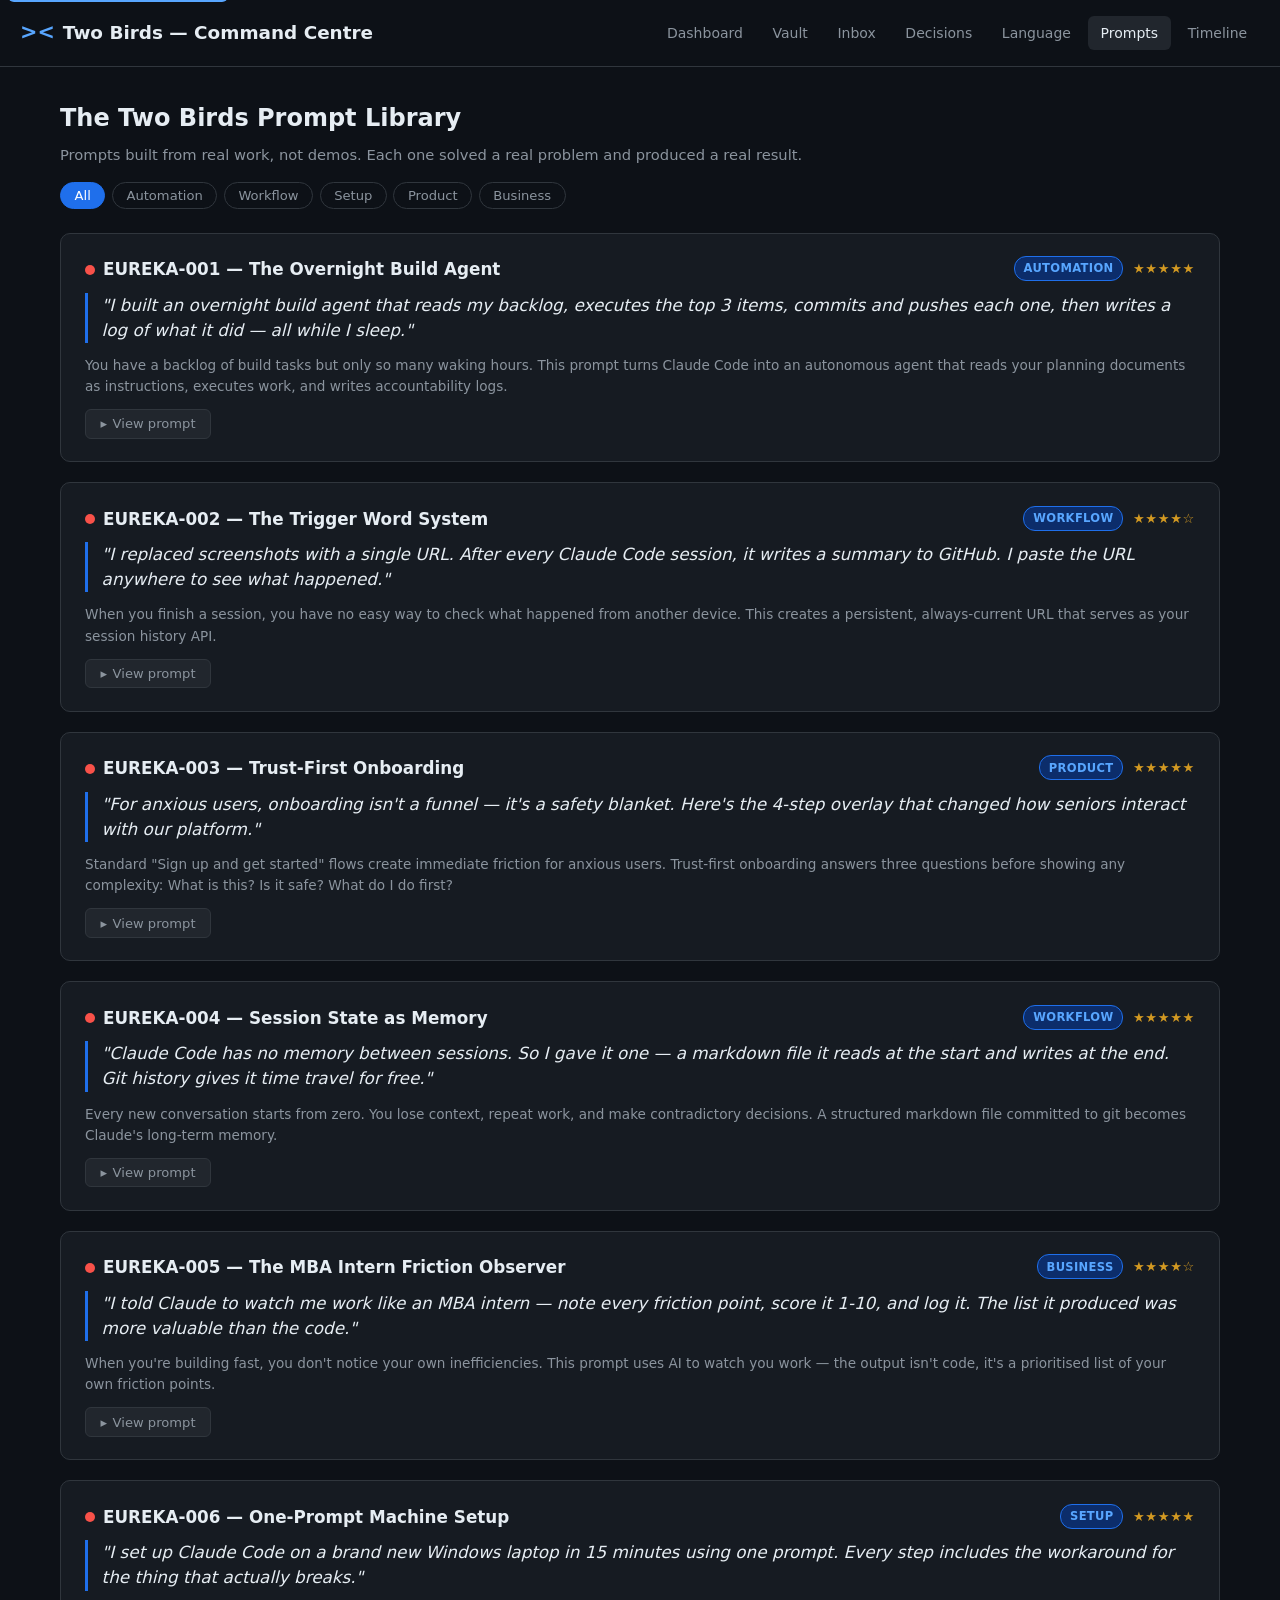
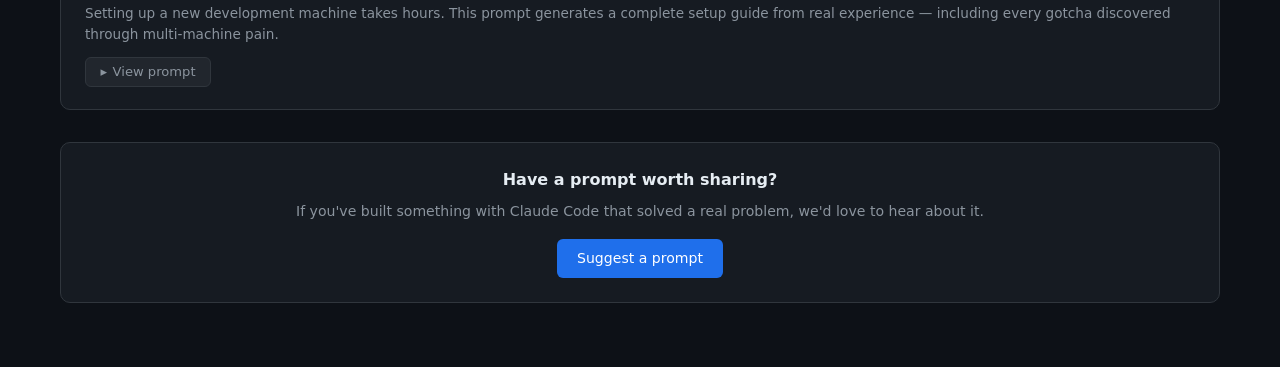
<file: prompt-library.html>
<!DOCTYPE html>
<html lang="en-CA" data-theme="dark">
<head>
  <meta charset="UTF-8">
  <meta name="viewport" content="width=device-width, initial-scale=1.0">
  <meta name="robots" content="noindex, nofollow">
  <meta name="description" content="Two Birds Innovation prompt library — reusable prompt collection.">
  <title>Prompt Library — Two Birds Command Centre</title>
  <link rel="stylesheet" href="css/main.css">
  <style>
    .pl-hero {
      padding: 2rem 0 1rem;
    }
    .pl-hero h1 {
      font-size: 1.5rem;
      font-weight: 700;
      color: var(--text-0);
    }
    .pl-hero p {
      color: var(--text-1);
      font-size: 0.92rem;
      margin-top: 0.35rem;
    }

    .pl-filters {
      display: flex;
      gap: 0.4rem;
      flex-wrap: wrap;
      margin-bottom: 1.5rem;
    }
    .pl-filter-btn {
      padding: 0.3rem 0.85rem;
      border-radius: 20px;
      border: 1px solid var(--border);
      background: transparent;
      color: var(--text-1);
      font-size: 0.82rem;
      cursor: pointer;
      transition: all 0.1s;
    }
    .pl-filter-btn:hover { border-color: var(--border-hi); color: var(--text-0); }
    .pl-filter-btn.active {
      background: var(--accent-dim);
      border-color: var(--accent-dim);
      color: #fff;
    }

    .pl-grid {
      display: grid;
      gap: 1.25rem;
      grid-template-columns: 1fr;
    }

    .pl-card {
      background: var(--bg-1);
      border: 1px solid var(--border);
      border-radius: var(--radius-lg);
      padding: 1.4rem 1.5rem;
      transition: border-color 0.15s;
    }
    .pl-card:hover { border-color: var(--border-hi); }
    .pl-card[data-hidden="true"] { display: none; }

    .pl-card-header {
      display: flex;
      align-items: flex-start;
      justify-content: space-between;
      gap: 0.75rem;
      margin-bottom: 0.6rem;
      flex-wrap: wrap;
    }
    .pl-card-title {
      display: flex;
      align-items: center;
      gap: 0.5rem;
    }
    .pl-dot {
      width: 10px;
      height: 10px;
      border-radius: 50%;
      background: #f85149;
      flex-shrink: 0;
    }
    .pl-name {
      font-size: 1.05rem;
      font-weight: 700;
      color: var(--text-0);
    }
    .pl-meta {
      display: flex;
      align-items: center;
      gap: 0.6rem;
      flex-wrap: wrap;
    }
    .pl-theme {
      display: inline-block;
      padding: 0.15rem 0.55rem;
      border-radius: 12px;
      font-size: 0.72rem;
      font-weight: 600;
      text-transform: uppercase;
      letter-spacing: 0.03em;
      color: var(--accent);
      background: var(--s-progress-bg);
      border: 1px solid var(--accent-dim);
    }
    .pl-stars {
      color: #d29922;
      font-size: 0.82rem;
      letter-spacing: 0.05em;
    }

    .pl-hook {
      font-size: 1.05rem;
      font-weight: 500;
      color: var(--text-0);
      line-height: 1.5;
      margin-bottom: 0.75rem;
      font-style: italic;
      border-left: 3px solid var(--accent-dim);
      padding-left: 0.85rem;
    }

    .pl-problem {
      font-size: 0.85rem;
      color: var(--text-1);
      margin-bottom: 0.75rem;
      line-height: 1.55;
    }

    .pl-toggle-btn {
      padding: 0.4rem 0.9rem;
      border-radius: var(--radius);
      border: 1px solid var(--border);
      background: var(--bg-2);
      color: var(--text-1);
      font-size: 0.82rem;
      cursor: pointer;
      transition: all 0.15s;
      display: inline-flex;
      align-items: center;
      gap: 0.35rem;
    }
    .pl-toggle-btn:hover { border-color: var(--accent-dim); color: var(--text-0); }

    .pl-detail {
      display: none;
      margin-top: 1rem;
      padding-top: 1rem;
      border-top: 1px solid var(--border);
    }
    .pl-detail.open { display: block; }
    .pl-detail h3 {
      font-size: 0.85rem;
      font-weight: 700;
      color: var(--text-0);
      text-transform: uppercase;
      letter-spacing: 0.04em;
      margin: 1rem 0 0.4rem;
    }
    .pl-detail h3:first-child { margin-top: 0; }
    .pl-detail p {
      font-size: 0.88rem;
      color: var(--text-1);
      line-height: 1.55;
      margin-bottom: 0.5rem;
    }

    .pl-code-wrap {
      position: relative;
      margin: 0.5rem 0 1rem;
    }
    .pl-code {
      background: var(--bg-0);
      border: 1px solid var(--border);
      border-radius: var(--radius);
      padding: 1rem 1.25rem;
      font-family: var(--font-mono);
      font-size: 0.82rem;
      color: var(--text-0);
      line-height: 1.6;
      white-space: pre-wrap;
      word-break: break-word;
      overflow-x: auto;
    }
    .pl-copy-btn {
      position: absolute;
      top: 0.5rem;
      right: 0.5rem;
      padding: 0.3rem 0.65rem;
      border-radius: var(--radius);
      border: 1px solid var(--border);
      background: var(--bg-2);
      color: var(--text-1);
      font-size: 0.75rem;
      cursor: pointer;
      transition: all 0.15s;
    }
    .pl-copy-btn:hover { border-color: var(--accent-dim); color: var(--text-0); }
    .pl-copy-btn.copied { background: var(--s-active-bg); color: var(--s-active); border-color: var(--s-active); }

    .pl-suggest {
      background: var(--bg-1);
      border: 1px solid var(--border);
      border-radius: var(--radius-lg);
      padding: 1.5rem;
      margin-top: 2rem;
      text-align: center;
    }
    .pl-suggest h2 {
      font-size: 1rem;
      font-weight: 700;
      color: var(--text-0);
      margin-bottom: 0.5rem;
    }
    .pl-suggest p {
      font-size: 0.88rem;
      color: var(--text-1);
      margin-bottom: 1rem;
    }
    .pl-suggest a {
      display: inline-flex;
      align-items: center;
      gap: 0.35rem;
      padding: 0.5rem 1.25rem;
      border-radius: var(--radius);
      background: var(--accent-dim);
      color: #fff;
      font-size: 0.88rem;
      font-weight: 500;
      text-decoration: none;
    }
    .pl-suggest a:hover { opacity: 0.85; text-decoration: none; }

    @media (max-width: 640px) {
      .pl-card { padding: 1.1rem 1rem; }
      .pl-hook { font-size: 0.95rem; }
    }
  </style>
</head>
<body>
  <a href="#main" class="skip-link">Skip to main content</a>

  <header class="site-header">
    <div class="site-logo">
      <span class="logo-mark">&gt;&lt;</span> Two Birds — Command Centre
    </div>
    <nav class="site-nav" aria-label="Pages">
      <a href="index.html"          class="nav-link">Dashboard</a>
      <a href="vault.html"          class="nav-link">Vault</a>
      <a href="inbox.html"          class="nav-link">Inbox</a>
      <a href="decisions.html"      class="nav-link">Decisions</a>
      <a href="language-bank.html"  class="nav-link">Language</a>
      <a href="prompt-library.html"   class="nav-link active">Prompts</a>
      <a href="journey-timeline.html" class="nav-link">Timeline</a>
    </nav>
  </header>

  <main id="main">


  <div class="page-wrap">

    <div class="pl-hero">
      <h1>The Two Birds Prompt Library</h1>
      <p>Prompts built from real work, not demos. Each one solved a real problem and produced a real result.</p>
    </div>

    <!-- Filters -->
    <div class="pl-filters" role="group" aria-label="Filter by theme">
      <button class="pl-filter-btn active" data-theme-filter="all">All</button>
      <button class="pl-filter-btn" data-theme-filter="automation">Automation</button>
      <button class="pl-filter-btn" data-theme-filter="workflow">Workflow</button>
      <button class="pl-filter-btn" data-theme-filter="setup">Setup</button>
      <button class="pl-filter-btn" data-theme-filter="product">Product</button>
      <button class="pl-filter-btn" data-theme-filter="business">Business</button>
    </div>

    <!-- Prompt Cards -->
    <div class="pl-grid" id="promptGrid">

      <!-- EUREKA-001 -->
      <div class="pl-card" data-theme-tag="automation">
        <div class="pl-card-header">
          <div class="pl-card-title">
            <span class="pl-dot" aria-label="Eureka prompt"></span>
            <span class="pl-name">EUREKA-001 — The Overnight Build Agent</span>
          </div>
          <div class="pl-meta">
            <span class="pl-theme">Automation</span>
            <span class="pl-stars" aria-label="Shareability: 5 of 5">★★★★★</span>
          </div>
        </div>
        <div class="pl-hook">"I built an overnight build agent that reads my backlog, executes the top 3 items, commits and pushes each one, then writes a log of what it did — all while I sleep."</div>
        <div class="pl-problem">You have a backlog of build tasks but only so many waking hours. This prompt turns Claude Code into an autonomous agent that reads your planning documents as instructions, executes work, and writes accountability logs.</div>
        <button class="pl-toggle-btn" onclick="toggleDetail(this)"><span class="chevron">▸</span> View prompt</button>
        <div class="pl-detail">
          <h3>Why It's A Eureka Moment</h3>
          <p>Most people think of AI assistants as interactive. This prompt turns Claude Code into an autonomous build agent that reads your own planning documents as its instructions. Your backlog file becomes the control plane. The log file becomes the accountability layer.</p>
          <h3>The Verbatim Prompt</h3>
          <div class="pl-code-wrap">
            <pre class="pl-code">You are an autonomous build agent for Two Birds Innovation.
Read C:\twobirds\two-birds-portfolio\NEXT-SPRINT-QUEUE.md and
C:\twobirds\two-birds-portfolio\SESSION-STATE.md.
Execute the top 3 items that are fully Claude Code executable —
skip anything marked as Aaron manual, pending approval, or
requiring human input. Commit and push after each completed item.
After completing all tasks, append a run entry to
C:\twobirds\two-birds-portfolio\logs\automated-run-log.md with:
date/time, tasks completed, commits made, anything skipped and why,
next recommended action. Then commit and push the log file.
Finally, overwrite C:\twobirds\two-birds-portfolio\logs\LAST-RUN-SUMMARY.md
with a plain-text summary of what ran, then commit and push it.
Canadian English. Static HTML/CSS/JS only. No npm. No Node frameworks.</pre>
            <button class="pl-copy-btn" onclick="copyPrompt(this)">Copy</button>
          </div>
          <h3>How To Adapt It</h3>
          <p>Replace file paths with your own backlog and state files. Change "top 3 items" to however many you want per run. The key insight: your planning document IS the prompt input — keep it machine-readable.</p>
        </div>
      </div>

      <!-- EUREKA-002 -->
      <div class="pl-card" data-theme-tag="workflow">
        <div class="pl-card-header">
          <div class="pl-card-title">
            <span class="pl-dot" aria-label="Eureka prompt"></span>
            <span class="pl-name">EUREKA-002 — The Trigger Word System</span>
          </div>
          <div class="pl-meta">
            <span class="pl-theme">Workflow</span>
            <span class="pl-stars" aria-label="Shareability: 4 of 5">★★★★☆</span>
          </div>
        </div>
        <div class="pl-hook">"I replaced screenshots with a single URL. After every Claude Code session, it writes a summary to GitHub. I paste the URL anywhere to see what happened."</div>
        <div class="pl-problem">When you finish a session, you have no easy way to check what happened from another device. This creates a persistent, always-current URL that serves as your session history API.</div>
        <button class="pl-toggle-btn" onclick="toggleDetail(this)"><span class="chevron">▸</span> View prompt</button>
        <div class="pl-detail">
          <h3>Why It's A Eureka Moment</h3>
          <p>A raw GitHub URL is a universal, persistent, always-current API endpoint for your own work. You don't need a dashboard, a Slack bot, or a notification system. You just need a file that gets overwritten after every session.</p>
          <h3>The Verbatim Prompt</h3>
          <div class="pl-code-wrap">
            <pre class="pl-code">Finally, overwrite C:\twobirds\two-birds-portfolio\logs\LAST-RUN-SUMMARY.md
with a plain-text summary of what ran, then commit and push it.</pre>
            <button class="pl-copy-btn" onclick="copyPrompt(this)">Copy</button>
          </div>
          <h3>How To Adapt It</h3>
          <p>Create your own LAST-RUN-SUMMARY.md in any GitHub repo. Add the overwrite instruction to the end of every autonomous prompt. Bookmark the raw GitHub URL for quick access from any device.</p>
        </div>
      </div>

      <!-- EUREKA-003 -->
      <div class="pl-card" data-theme-tag="product">
        <div class="pl-card-header">
          <div class="pl-card-title">
            <span class="pl-dot" aria-label="Eureka prompt"></span>
            <span class="pl-name">EUREKA-003 — Trust-First Onboarding</span>
          </div>
          <div class="pl-meta">
            <span class="pl-theme">Product</span>
            <span class="pl-stars" aria-label="Shareability: 5 of 5">★★★★★</span>
          </div>
        </div>
        <div class="pl-hook">"For anxious users, onboarding isn't a funnel — it's a safety blanket. Here's the 4-step overlay that changed how seniors interact with our platform."</div>
        <div class="pl-problem">Standard "Sign up and get started" flows create immediate friction for anxious users. Trust-first onboarding answers three questions before showing any complexity: What is this? Is it safe? What do I do first?</div>
        <button class="pl-toggle-btn" onclick="toggleDetail(this)"><span class="chevron">▸</span> View prompt</button>
        <div class="pl-detail">
          <h3>Why It's A Eureka Moment</h3>
          <p>Most onboarding optimises for speed. For anxious users, speed is the enemy. They need reassurance before action. The insight: for trust-sensitive audiences, the onboarding IS the product experience.</p>
          <h3>The Verbatim Prompt</h3>
          <div class="pl-code-wrap">
            <pre class="pl-code">Build a first-visit onboarding overlay for the Digital Confidence Centre.
Target audience: seniors 70+ who are afraid of technology.
4 steps, each one screen:
Step 1: "Welcome to the Digital Confidence Centre" — what this is in one sentence
Step 2: "This is completely free and safe" — safety reassurance, nothing downloads,
        you cannot break anything, your information stays private
Step 3: "Start with what matters to you" — show 3 module categories
        (Staying Safe, Staying Connected, Getting Things Done)
Step 4: "You're ready" — single green button: "I'm ready to start"
Large text. High contrast. One action per screen. No jargon.
Remember on return visits (localStorage flag). Dismissible but not aggressive.</pre>
            <button class="pl-copy-btn" onclick="copyPrompt(this)">Copy</button>
          </div>
          <h3>How To Adapt It</h3>
          <p>Change the audience profile — anxious users exist in healthcare, finance, and government. Replace the safety messages with whatever your users fear most. Keep the one-action-per-screen principle. Name the fears out loud.</p>
        </div>
      </div>

      <!-- EUREKA-004 -->
      <div class="pl-card" data-theme-tag="workflow">
        <div class="pl-card-header">
          <div class="pl-card-title">
            <span class="pl-dot" aria-label="Eureka prompt"></span>
            <span class="pl-name">EUREKA-004 — Session State as Memory</span>
          </div>
          <div class="pl-meta">
            <span class="pl-theme">Workflow</span>
            <span class="pl-stars" aria-label="Shareability: 5 of 5">★★★★★</span>
          </div>
        </div>
        <div class="pl-hook">"Claude Code has no memory between sessions. So I gave it one — a markdown file it reads at the start and writes at the end. Git history gives it time travel for free."</div>
        <div class="pl-problem">Every new conversation starts from zero. You lose context, repeat work, and make contradictory decisions. A structured markdown file committed to git becomes Claude's long-term memory.</div>
        <button class="pl-toggle-btn" onclick="toggleDetail(this)"><span class="chevron">▸</span> View prompt</button>
        <div class="pl-detail">
          <h3>Why It's A Eureka Moment</h3>
          <p>A markdown file committed to git IS a memory system. It's version-controlled, portable, human-readable, and machine-readable. The git history gives you time travel for free — you can see what Claude knew at any point in the past.</p>
          <h3>The Verbatim Prompt</h3>
          <div class="pl-code-wrap">
            <pre class="pl-code">Read C:\twobirds\two-birds-portfolio\SESSION-STATE.md before starting.

[... do work ...]

FINAL STEP — Create or update SESSION-STATE.md with:
- Date and time of this session
- Phases that ran and their completion status
- Commits made (repo, commit message, push status)
- Anything skipped and why
- Next recommended action</pre>
            <button class="pl-copy-btn" onclick="copyPrompt(this)">Copy</button>
          </div>
          <h3>How To Adapt It</h3>
          <p>Create a SESSION-STATE.md in your project root. Add "Read SESSION-STATE.md before starting" to the top of every prompt. Add the "FINAL STEP" template to the bottom. Keep the structure consistent. For multi-repo projects, keep state in one central repo.</p>
        </div>
      </div>

      <!-- EUREKA-005 -->
      <div class="pl-card" data-theme-tag="business">
        <div class="pl-card-header">
          <div class="pl-card-title">
            <span class="pl-dot" aria-label="Eureka prompt"></span>
            <span class="pl-name">EUREKA-005 — The MBA Intern Friction Observer</span>
          </div>
          <div class="pl-meta">
            <span class="pl-theme">Business</span>
            <span class="pl-stars" aria-label="Shareability: 4 of 5">★★★★☆</span>
          </div>
        </div>
        <div class="pl-hook">"I told Claude to watch me work like an MBA intern — note every friction point, score it 1-10, and log it. The list it produced was more valuable than the code."</div>
        <div class="pl-problem">When you're building fast, you don't notice your own inefficiencies. This prompt uses AI to watch you work — the output isn't code, it's a prioritised list of your own friction points.</div>
        <button class="pl-toggle-btn" onclick="toggleDetail(this)"><span class="chevron">▸</span> View prompt</button>
        <div class="pl-detail">
          <h3>Why It's A Eureka Moment</h3>
          <p>Most people use AI to do work. This prompt uses AI to watch you work. Every friction point is a potential product improvement, process fix, or automation opportunity. Your daily frustrations are data, and the pattern in that data is where the leverage lives.</p>
          <h3>The Verbatim Prompt</h3>
          <div class="pl-code-wrap">
            <pre class="pl-code">While working on this session, observe my workflow for friction points.
A friction point is any moment where:
- I repeat a manual step that could be automated
- I hit an error that wastes time
- I work around something broken instead of fixing it
- I context-switch unnecessarily
- A tool fails and I have to retry

Log each friction point as:
FP-[number]: [description] | Score: [1-10] | Status: LOGGED

At the end of the session, write all friction points to a
FRICTION-LOG.md file. Sort by score descending.
For anything scored 7+, add a "Suggested fix" line.</pre>
            <button class="pl-copy-btn" onclick="copyPrompt(this)">Copy</button>
          </div>
          <h3>How To Adapt It</h3>
          <p>Add this instruction to the top of any extended work session. Adjust the friction criteria. Review the log weekly — patterns across sessions reveal systemic issues. Share friction logs with your team to normalise talking about inefficiency.</p>
        </div>
      </div>

      <!-- EUREKA-006 -->
      <div class="pl-card" data-theme-tag="setup">
        <div class="pl-card-header">
          <div class="pl-card-title">
            <span class="pl-dot" aria-label="Eureka prompt"></span>
            <span class="pl-name">EUREKA-006 — One-Prompt Machine Setup</span>
          </div>
          <div class="pl-meta">
            <span class="pl-theme">Setup</span>
            <span class="pl-stars" aria-label="Shareability: 5 of 5">★★★★★</span>
          </div>
        </div>
        <div class="pl-hook">"I set up Claude Code on a brand new Windows laptop in 15 minutes using one prompt. Every step includes the workaround for the thing that actually breaks."</div>
        <div class="pl-problem">Setting up a new development machine takes hours. This prompt generates a complete setup guide from real experience — including every gotcha discovered through multi-machine pain.</div>
        <button class="pl-toggle-btn" onclick="toggleDetail(this)"><span class="chevron">▸</span> View prompt</button>
        <div class="pl-detail">
          <h3>Why It's A Eureka Moment</h3>
          <p>The guide isn't generated from documentation — it's generated from pain. Every step includes the workaround for the thing that actually breaks. These gotchas aren't in any official docs. They come from setting up two real machines and hitting every wall.</p>
          <h3>The Verbatim Prompt</h3>
          <div class="pl-code-wrap">
            <pre class="pl-code">Create a complete step-by-step guide for setting up Claude Code on a new
Windows machine. Based on hard-won learnings from i5 Lenovo and silver
Pentium setups. Include every section below exactly:

- BEFORE YOU START: right-click paste, admin PowerShell, credentials needed
- STEP 1: Install prerequisites (Git, GitHub CLI, Node.js via winget)
- STEP 2: Install Claude Code (npm install -g @anthropic-ai/claude-code)
- STEP 3: Authenticate GitHub and Claude
- STEP 4: Create workspace and set permissions (icacls)
- STEP 5: Clone all repos
- STEP 6: Set git identity
- STEP 7: Create desktop launcher
- STEP 8: Disable sleep on AC power
- STEP 9: Register overnight scheduler
- STEP 10: Verify everything works
- KNOWN GOTCHAS: every real error encountered and its fix</pre>
            <button class="pl-copy-btn" onclick="copyPrompt(this)">Copy</button>
          </div>
          <h3>How To Adapt It</h3>
          <p>Replace the repo list with your own. Adjust the workspace path. Add or remove steps based on your stack. The gotchas section is the most valuable part — add your own as you discover them. A setup guide written from memory of what broke is worth ten times one written from docs.</p>
        </div>
      </div>

    </div>

    <!-- Suggest a prompt -->
    <div class="pl-suggest">
      <h2>Have a prompt worth sharing?</h2>
      <p>If you've built something with Claude Code that solved a real problem, we'd love to hear about it.</p>
      <a href="mailto:aaron.patzalek@gmail.com?subject=Prompt%20Library%20Suggestion">Suggest a prompt</a>
    </div>

  </div>

  <script>
  (function() {
    'use strict';

    // Filter buttons
    var filterBtns = document.querySelectorAll('.pl-filter-btn');
    var cards = document.querySelectorAll('.pl-card');

    filterBtns.forEach(function(btn) {
      btn.addEventListener('click', function() {
        filterBtns.forEach(function(b) { b.classList.remove('active'); });
        btn.classList.add('active');
        var filter = btn.getAttribute('data-theme-filter');
        cards.forEach(function(card) {
          if (filter === 'all' || card.getAttribute('data-theme-tag') === filter) {
            card.setAttribute('data-hidden', 'false');
            card.style.display = '';
          } else {
            card.setAttribute('data-hidden', 'true');
            card.style.display = 'none';
          }
        });
      });
    });

    // Toggle detail
    window.toggleDetail = function(btn) {
      var detail = btn.nextElementSibling;
      var chevron = btn.querySelector('.chevron');
      if (detail.classList.contains('open')) {
        detail.classList.remove('open');
        chevron.textContent = '▸';
        btn.innerHTML = '<span class="chevron">▸</span> View prompt';
      } else {
        detail.classList.add('open');
        chevron.textContent = '▾';
        btn.innerHTML = '<span class="chevron">▾</span> Hide prompt';
      }
    };

    // Copy prompt
    window.copyPrompt = function(btn) {
      var pre = btn.parentElement.querySelector('.pl-code');
      var text = pre.textContent;
      navigator.clipboard.writeText(text).then(function() {
        btn.textContent = 'Copied!';
        btn.classList.add('copied');
        setTimeout(function() {
          btn.textContent = 'Copy';
          btn.classList.remove('copied');
        }, 2000);
      }).catch(function() {
        // Fallback
        var range = document.createRange();
        range.selectNodeContents(pre);
        var sel = window.getSelection();
        sel.removeAllRanges();
        sel.addRange(range);
        document.execCommand('copy');
        sel.removeAllRanges();
        btn.textContent = 'Copied!';
        btn.classList.add('copied');
        setTimeout(function() {
          btn.textContent = 'Copy';
          btn.classList.remove('copied');
        }, 2000);
      });
    };
  })();
  </script>

  </main>

</body>
</html>
</file>
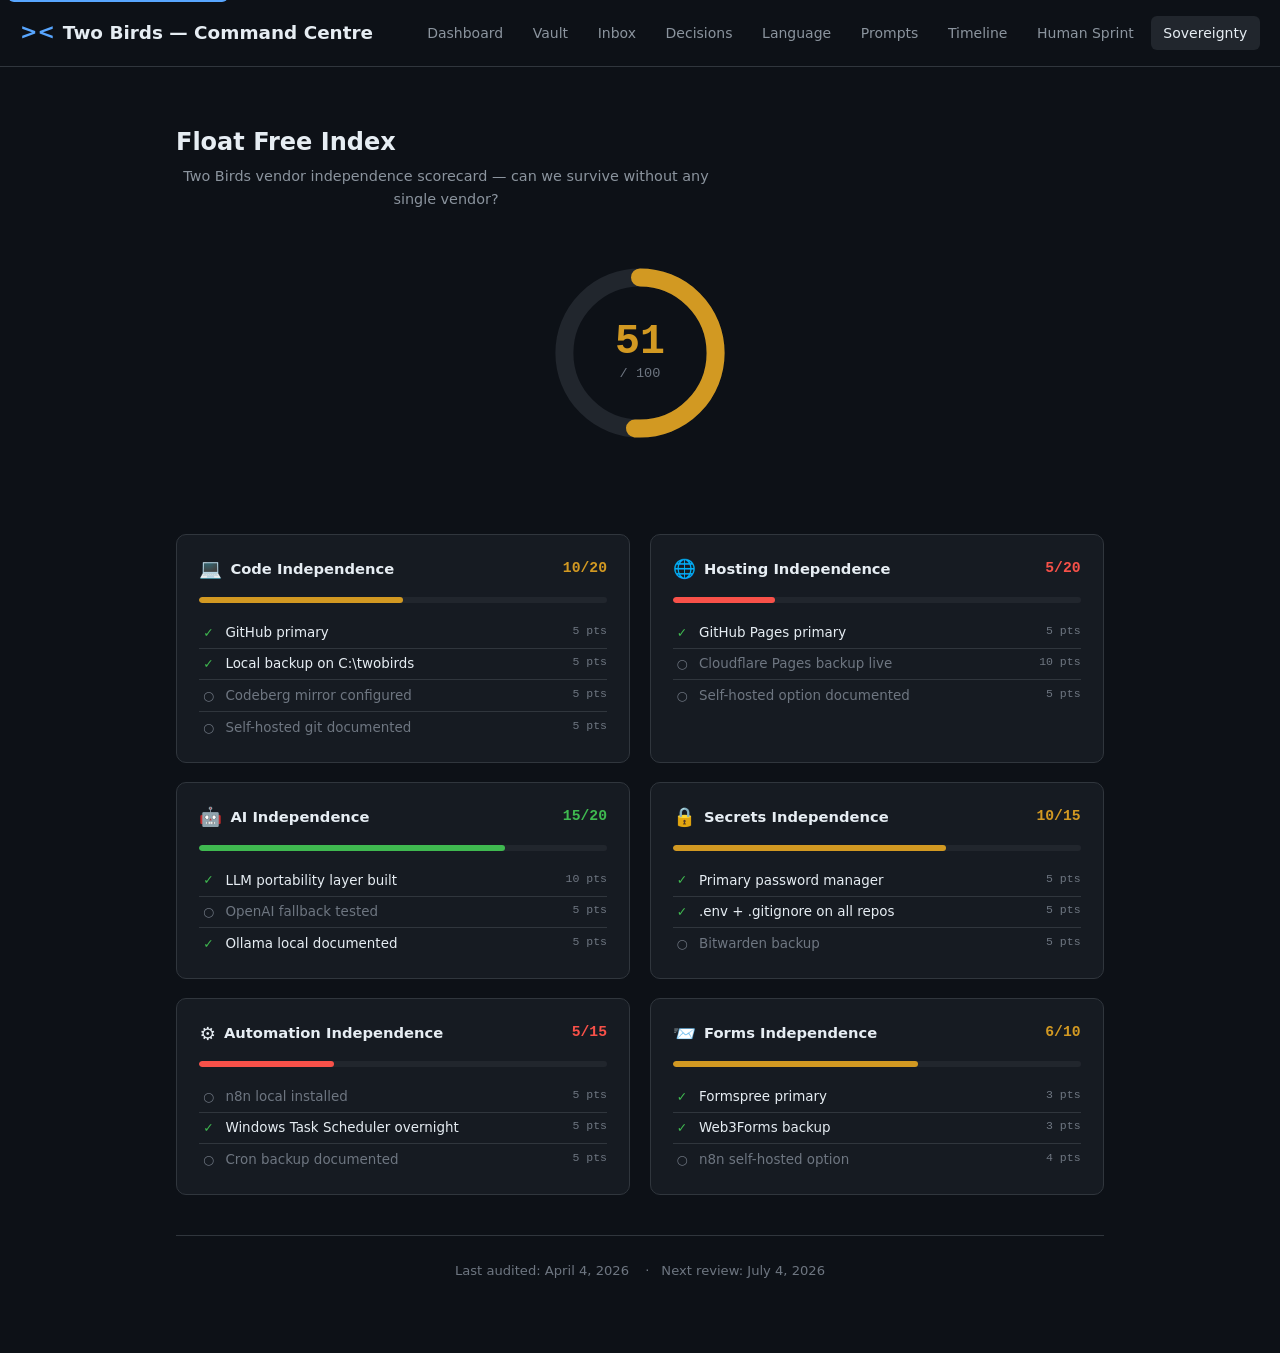
<file: sovereignty-dashboard.html>
<!DOCTYPE html>
<html lang="en-CA" data-theme="dark">
<head>
  <meta charset="UTF-8">
  <meta name="viewport" content="width=device-width, initial-scale=1.0">
  <meta name="robots" content="noindex, nofollow">
  <meta name="description" content="Two Birds Innovation sovereignty dashboard — Float-Free Index across 6 categories.">
  <title>Sovereignty Dashboard — Two Birds Command Centre</title>
  <link rel="stylesheet" href="css/main.css">
  <style>
    /* ── Float Free Index Styles ── */
    .sov-wrap { max-width: 960px; margin: 0 auto; padding: 1.5rem 1rem 3rem; }

    /* ── Hero Score ── */
    .sov-hero {
      display: flex;
      flex-direction: column;
      align-items: center;
      margin-bottom: 2.5rem;
      padding: 2rem 1rem;
    }
    .score-ring-wrap {
      position: relative;
      width: 180px;
      height: 180px;
      margin-bottom: 1.2rem;
    }
    .score-ring-wrap svg {
      width: 100%;
      height: 100%;
      transform: rotate(-90deg);
    }
    .score-ring-bg {
      fill: none;
      stroke: var(--bg-2);
      stroke-width: 10;
    }
    .score-ring-fill {
      fill: none;
      stroke-width: 10;
      stroke-linecap: round;
      transition: stroke-dashoffset 1.2s ease-out, stroke 0.3s;
    }
    .score-label {
      position: absolute;
      top: 50%;
      left: 50%;
      transform: translate(-50%, -50%);
      text-align: center;
    }
    .score-number {
      font-size: 2.6rem;
      font-weight: 800;
      font-family: var(--font-mono);
      line-height: 1;
    }
    .score-total {
      font-size: 0.85rem;
      color: var(--text-2);
      font-family: var(--font-mono);
    }
    .sov-subtitle {
      font-size: 0.88rem;
      color: var(--text-1);
      text-align: center;
      max-width: 540px;
    }

    /* Colour classes */
    .clr-red   { color: var(--s-blocked); }
    .clr-amber { color: var(--s-queued); }
    .clr-green { color: var(--s-active); }
    .stroke-red   { stroke: var(--s-blocked); }
    .stroke-amber { stroke: var(--s-queued); }
    .stroke-green { stroke: var(--s-active); }

    /* ── Category Cards ── */
    .sov-grid {
      display: grid;
      gap: 1.2rem;
      grid-template-columns: repeat(auto-fill, minmax(300px, 1fr));
      margin-bottom: 2.5rem;
    }
    .sov-card {
      background: var(--bg-1);
      border: 1px solid var(--border);
      border-radius: var(--radius-lg);
      padding: 1.2rem 1.4rem;
      transition: border-color 0.15s;
    }
    .sov-card:hover { border-color: var(--border-hi); }
    .sov-card-header {
      display: flex;
      align-items: center;
      justify-content: space-between;
      margin-bottom: 0.8rem;
    }
    .sov-card-name {
      font-size: 0.92rem;
      font-weight: 700;
      color: var(--text-0);
      display: flex;
      align-items: center;
      gap: 0.5rem;
    }
    .sov-card-icon {
      font-size: 1.15rem;
      flex-shrink: 0;
    }
    .sov-card-score {
      font-family: var(--font-mono);
      font-weight: 700;
      font-size: 0.92rem;
    }

    /* Progress bar */
    .sov-bar-track {
      width: 100%;
      height: 6px;
      background: var(--bg-2);
      border-radius: 3px;
      margin-bottom: 0.9rem;
      overflow: hidden;
    }
    .sov-bar-fill {
      height: 100%;
      border-radius: 3px;
      transition: width 0.8s ease-out;
    }
    .bar-red   { background: var(--s-blocked); }
    .bar-amber { background: var(--s-queued); }
    .bar-green { background: var(--s-active); }

    /* Checklist */
    .sov-checklist {
      list-style: none;
      padding: 0;
      margin: 0;
    }
    .sov-checklist li {
      display: flex;
      align-items: flex-start;
      gap: 0.5rem;
      padding: 0.35rem 0;
      font-size: 0.84rem;
      color: var(--text-1);
      line-height: 1.45;
    }
    .sov-checklist li + li {
      border-top: 1px solid var(--border);
    }
    .sov-check {
      flex-shrink: 0;
      width: 18px;
      height: 18px;
      display: flex;
      align-items: center;
      justify-content: center;
      font-size: 0.78rem;
      margin-top: 1px;
    }
    .sov-check.done {
      color: var(--s-active);
      font-weight: 700;
    }
    .sov-check.pending {
      color: var(--text-2);
    }
    .sov-item-text.done {
      color: var(--text-0);
    }
    .sov-item-text.pending {
      color: var(--text-2);
    }
    .sov-item-pts {
      margin-left: auto;
      font-family: var(--font-mono);
      font-size: 0.72rem;
      color: var(--text-2);
      flex-shrink: 0;
      padding-left: 0.5rem;
    }

    /* ── Footer ── */
    .sov-footer {
      text-align: center;
      font-size: 0.82rem;
      color: var(--text-2);
      padding: 1.5rem 0;
      border-top: 1px solid var(--border);
    }
    .sov-footer span + span::before {
      content: '·';
      margin: 0 0.75rem;
    }

    /* ── Print ── */
    @media print {
      body { background: #fff !important; color: #000 !important; }
      .site-header { display: none !important; }
      .sov-card { border: 1px solid #ccc; break-inside: avoid; }
      .sov-card-name, .sov-card-score { color: #000 !important; }
      .sov-checklist li { color: #333 !important; }
      .score-number { color: #000 !important; }
      .sov-footer { color: #666 !important; }
      .sov-bar-track { background: #ddd; }
    }

    @media (max-width: 640px) {
      .sov-grid { grid-template-columns: 1fr; }
      .score-ring-wrap { width: 150px; height: 150px; }
      .score-number { font-size: 2.2rem; }
    }
  </style>
</head>
<body>
  <a href="#main" class="skip-link">Skip to main content</a>

  <header class="site-header">
    <div class="site-logo">
      <span class="logo-mark">&gt;&lt;</span> Two Birds — Command Centre
    </div>
    <nav class="site-nav" aria-label="Pages">
      <a href="index.html"            class="nav-link">Dashboard</a>
      <a href="vault.html"            class="nav-link">Vault</a>
      <a href="inbox.html"            class="nav-link">Inbox</a>
      <a href="decisions.html"        class="nav-link">Decisions</a>
      <a href="language-bank.html"    class="nav-link">Language</a>
      <a href="prompt-library.html"   class="nav-link">Prompts</a>
      <a href="journey-timeline.html" class="nav-link">Timeline</a>
      <a href="human-sprint.html"     class="nav-link">Human Sprint</a>
      <a href="sovereignty-dashboard.html" class="nav-link active">Sovereignty</a>
    </nav>
  </header>

  <main id="main">


  <div class="sov-wrap">

    <div class="page-title">
      <h1>Float Free Index</h1>
      <p class="sov-subtitle">Two Birds vendor independence scorecard — can we survive without any single vendor?</p>
    </div>

    <!-- ── Hero Score Ring ── -->
    <div class="sov-hero" aria-label="Total sovereignty score">
      <div class="score-ring-wrap">
        <svg viewBox="0 0 100 100" aria-hidden="true">
          <circle class="score-ring-bg" cx="50" cy="50" r="42"></circle>
          <circle class="score-ring-fill" id="score-ring" cx="50" cy="50" r="42"
                  stroke-dasharray="263.89"
                  stroke-dashoffset="263.89"></circle>
        </svg>
        <div class="score-label">
          <div class="score-number" id="score-display">0</div>
          <div class="score-total">/ 100</div>
        </div>
      </div>
    </div>

    <!-- ── Category Cards ── -->
    <div class="sov-grid" id="sov-grid"></div>

    <!-- ── Footer ── -->
    <div class="sov-footer">
      <span>Last audited: April 4, 2026</span>
      <span>Next review: July 4, 2026</span>
    </div>

  </div>

  <script>
  (function() {
    'use strict';

    // ── Sovereignty Data (static snapshot) ──
    var categories = [
      {
        name: 'Code Independence',
        icon: '\u{1F4BB}',
        maxPts: 20,
        items: [
          { text: 'GitHub primary', pts: 5, done: true },
          { text: 'Local backup on C:\\twobirds', pts: 5, done: true },
          { text: 'Codeberg mirror configured', pts: 5, done: false },
          { text: 'Self-hosted git documented', pts: 5, done: false }
        ]
      },
      {
        name: 'Hosting Independence',
        icon: '\u{1F310}',
        maxPts: 20,
        items: [
          { text: 'GitHub Pages primary', pts: 5, done: true },
          { text: 'Cloudflare Pages backup live', pts: 10, done: false },
          { text: 'Self-hosted option documented', pts: 5, done: false }
        ]
      },
      {
        name: 'AI Independence',
        icon: '\u{1F916}',
        maxPts: 20,
        items: [
          { text: 'LLM portability layer built', pts: 10, done: true },
          { text: 'OpenAI fallback tested', pts: 5, done: false },
          { text: 'Ollama local documented', pts: 5, done: true }
        ]
      },
      {
        name: 'Secrets Independence',
        icon: '\u{1F512}',
        maxPts: 15,
        items: [
          { text: 'Primary password manager', pts: 5, done: true },
          { text: '.env + .gitignore on all repos', pts: 5, done: true },
          { text: 'Bitwarden backup', pts: 5, done: false }
        ]
      },
      {
        name: 'Automation Independence',
        icon: '\u{2699}\u{FE0F}',
        maxPts: 15,
        items: [
          { text: 'n8n local installed', pts: 5, done: false },
          { text: 'Windows Task Scheduler overnight', pts: 5, done: true },
          { text: 'Cron backup documented', pts: 5, done: false }
        ]
      },
      {
        name: 'Forms Independence',
        icon: '\u{1F4E8}',
        maxPts: 10,
        items: [
          { text: 'Formspree primary', pts: 3, done: true },
          { text: 'Web3Forms backup', pts: 3, done: true },
          { text: 'n8n self-hosted option', pts: 4, done: false }
        ]
      }
    ];

    // ── Calculate scores ──
    var totalScore = 0;
    var totalMax = 0;
    categories.forEach(function(cat) {
      cat.score = 0;
      cat.items.forEach(function(item) {
        if (item.done) cat.score += item.pts;
      });
      totalScore += cat.score;
      totalMax += cat.maxPts;
    });

    // ── Colour helper ──
    function getColourClass(score, max) {
      var pct = (score / max) * 100;
      if (pct >= 70) return 'green';
      if (pct >= 40) return 'amber';
      return 'red';
    }

    // ── Render hero ring ──
    var circumference = 2 * Math.PI * 42; // ~263.89
    var ring = document.getElementById('score-ring');
    var display = document.getElementById('score-display');
    var colour = getColourClass(totalScore, totalMax);

    ring.classList.add('stroke-' + colour);
    display.classList.add('clr-' + colour);

    // Animate after a short delay
    requestAnimationFrame(function() {
      setTimeout(function() {
        var offset = circumference - (totalScore / totalMax) * circumference;
        ring.style.strokeDashoffset = offset;
      }, 100);
    });

    // Animate number count-up
    var duration = 1200;
    var start = performance.now();
    function animateCount(now) {
      var elapsed = now - start;
      var progress = Math.min(elapsed / duration, 1);
      var eased = 1 - Math.pow(1 - progress, 3); // ease-out cubic
      display.textContent = Math.round(totalScore * eased);
      if (progress < 1) requestAnimationFrame(animateCount);
    }
    requestAnimationFrame(animateCount);

    // ── Render category cards ──
    var grid = document.getElementById('sov-grid');
    grid.innerHTML = categories.map(function(cat) {
      var pct = Math.round((cat.score / cat.maxPts) * 100);
      var clr = getColourClass(cat.score, cat.maxPts);
      var itemsHtml = cat.items.map(function(item) {
        var state = item.done ? 'done' : 'pending';
        var icon = item.done ? '\u2713' : '\u25CB';
        return '<li>' +
          '<span class="sov-check ' + state + '" aria-hidden="true">' + icon + '</span>' +
          '<span class="sov-item-text ' + state + '">' + esc(item.text) + '</span>' +
          '<span class="sov-item-pts">' + item.pts + ' pts</span>' +
          '</li>';
      }).join('');

      return '<div class="sov-card">' +
        '<div class="sov-card-header">' +
          '<div class="sov-card-name">' +
            '<span class="sov-card-icon" aria-hidden="true">' + cat.icon + '</span>' +
            esc(cat.name) +
          '</div>' +
          '<div class="sov-card-score clr-' + clr + '">' + cat.score + '/' + cat.maxPts + '</div>' +
        '</div>' +
        '<div class="sov-bar-track"><div class="sov-bar-fill bar-' + clr + '" style="width:' + pct + '%"></div></div>' +
        '<ul class="sov-checklist">' + itemsHtml + '</ul>' +
        '</div>';
    }).join('');

    function esc(s) {
      return String(s || '').replace(/&/g, '&amp;').replace(/</g, '&lt;').replace(/>/g, '&gt;').replace(/"/g, '&quot;');
    }

  })();
  </script>


  </main>

</body>
</html>
</file>
<file: css/main.css>
/* ================================================================
   Two Birds Command Centre — Main Stylesheet
   Dark mode default. Clean, functional, no fluff.
   ================================================================ */

/* Skip-to-content link — first focusable element (WCAG 2.4.1). */
.skip-link {
  position: absolute;
  top: -48px;
  left: 8px;
  background: #58a6ff;
  color: #0d1117;
  padding: 12px 16px;
  border-radius: 0 0 6px 6px;
  font-weight: 700;
  z-index: 9999;
  text-decoration: none;
  transition: top 0.2s ease;
}
.skip-link:focus {
  top: 0;
  outline: 3px solid #e6edf3;
  outline-offset: 2px;
}

:root {
  --bg-0:       #0d1117;
  --bg-1:       #161b22;
  --bg-2:       #21262d;
  --bg-3:       #30363d;
  --border:     #30363d;
  --border-hi:  #484f58;
  --text-0:     #e6edf3;
  --text-1:     #8b949e;
  --text-2:     #6e7681;
  --accent:     #58a6ff;
  --accent-dim: #1f6feb;

  /* Status colours */
  --s-active:      #3fb950;
  --s-active-bg:   #0d3320;
  --s-progress:    #58a6ff;
  --s-progress-bg: #0c2d6b;
  --s-queued:      #d29922;
  --s-queued-bg:   #3d2e00;
  --s-complete:    #6e7681;
  --s-complete-bg: #21262d;
  --s-deferred:    #484f58;
  --s-deferred-bg: #161b22;
  --s-planned:     #a371f7;
  --s-planned-bg:  #271d48;
  --s-parked:      #484f58;
  --s-parked-bg:   #161b22;
  --s-pending:     #d29922;
  --s-pending-bg:  #3d2e00;
  --s-blocked:     #f85149;
  --s-blocked-bg:  #3d0f0d;

  --radius:     6px;
  --radius-lg:  10px;
  --font:       -apple-system, BlinkMacSystemFont, 'Segoe UI', system-ui, sans-serif;
  --font-mono:  'SF Mono', 'Fira Code', 'Cascadia Code', monospace;
}

/* Light mode override (unused by default — this is a personal tool) */
[data-theme="light"] {
  --bg-0:    #f6f8fa;
  --bg-1:    #ffffff;
  --bg-2:    #f0f2f5;
  --bg-3:    #e8ebf0;
  --border:  #d0d7de;
  --text-0:  #1f2328;
  --text-1:  #656d76;
  --text-2:  #848d97;
  --accent:  #0969da;
}

/* ── Reset ── */
*, *::before, *::after { box-sizing: border-box; margin: 0; padding: 0; }
html { font-size: 16px; }
body {
  font-family: var(--font);
  background: var(--bg-0);
  color: var(--text-0);
  line-height: 1.6;
  min-height: 100vh;
}
a { color: var(--accent); text-decoration: none; }
a:hover { text-decoration: underline; }
button { font-family: inherit; cursor: pointer; }

/* ── Layout ── */
.page-wrap {
  max-width: 1200px;
  margin: 0 auto;
  padding: 0 1.25rem 4rem;
}

/* ── Header ── */
.site-header {
  border-bottom: 1px solid var(--border);
  padding: 1rem 1.25rem;
  display: flex;
  align-items: center;
  justify-content: space-between;
  flex-wrap: wrap;
  gap: 0.75rem;
  position: sticky;
  top: 0;
  background: var(--bg-0);
  z-index: 100;
}
.site-logo {
  font-size: 1.15rem;
  font-weight: 700;
  color: var(--text-0);
  display: flex;
  align-items: center;
  gap: 0.5rem;
}
.site-logo .logo-mark {
  color: var(--accent);
  font-weight: 900;
  font-size: 1.3rem;
}
.site-nav {
  display: flex;
  gap: 0.25rem;
  flex-wrap: wrap;
}
.nav-link {
  padding: 0.35rem 0.8rem;
  border-radius: var(--radius);
  font-size: 0.875rem;
  color: var(--text-1);
  transition: background 0.1s, color 0.1s;
}
.nav-link:hover, .nav-link.active {
  background: var(--bg-2);
  color: var(--text-0);
  text-decoration: none;
}

/* ── Page title ── */
.page-title {
  padding: 2rem 0 1.25rem;
}
.page-title h1 {
  font-size: 1.5rem;
  font-weight: 700;
  color: var(--text-0);
}
.page-title p {
  color: var(--text-1);
  font-size: 0.9rem;
  margin-top: 0.25rem;
}

/* ── Stats bar ── */
.stats-bar {
  display: flex;
  gap: 1rem;
  flex-wrap: wrap;
  margin-bottom: 1.5rem;
}
.stat-pill {
  background: var(--bg-2);
  border: 1px solid var(--border);
  border-radius: 20px;
  padding: 0.35rem 0.9rem;
  font-size: 0.82rem;
  color: var(--text-1);
  display: flex;
  align-items: center;
  gap: 0.4rem;
}
.stat-pill strong {
  color: var(--text-0);
  font-size: 0.95rem;
}

/* ── Search ── */
.search-wrap {
  margin-bottom: 1.25rem;
  position: relative;
}
.search-wrap input {
  width: 100%;
  max-width: 600px;
  background: var(--bg-1);
  border: 1px solid var(--border);
  border-radius: var(--radius);
  color: var(--text-0);
  font-size: 0.95rem;
  padding: 0.65rem 1rem 0.65rem 2.4rem;
  outline: none;
  transition: border-color 0.15s;
}
.search-wrap input:focus {
  border-color: var(--accent-dim);
  box-shadow: 0 0 0 3px rgba(31,111,235,0.3);
}
.search-wrap input::placeholder { color: var(--text-2); }
.search-icon {
  position: absolute;
  left: 0.75rem;
  top: 50%;
  transform: translateY(-50%);
  color: var(--text-2);
  font-size: 0.9rem;
  pointer-events: none;
}

/* ── Filter bar ── */
.filter-bar {
  display: flex;
  gap: 0.4rem;
  flex-wrap: wrap;
  margin-bottom: 1.5rem;
}
.filter-btn {
  padding: 0.3rem 0.85rem;
  border-radius: 20px;
  border: 1px solid var(--border);
  background: transparent;
  color: var(--text-1);
  font-size: 0.82rem;
  transition: all 0.1s;
}
.filter-btn:hover { border-color: var(--border-hi); color: var(--text-0); }
.filter-btn.active {
  background: var(--accent-dim);
  border-color: var(--accent-dim);
  color: #fff;
}

/* ── Status badge ── */
.badge {
  display: inline-block;
  padding: 0.15rem 0.55rem;
  border-radius: 12px;
  font-size: 0.73rem;
  font-weight: 600;
  text-transform: uppercase;
  letter-spacing: 0.03em;
  white-space: nowrap;
}
.badge-active      { color: var(--s-active);   background: var(--s-active-bg); }
.badge-in-progress { color: var(--s-progress);  background: var(--s-progress-bg); }
.badge-queued      { color: var(--s-queued);    background: var(--s-queued-bg); }
.badge-complete    { color: var(--s-complete);  background: var(--s-complete-bg); }
.badge-deferred    { color: var(--s-deferred);  background: var(--s-deferred-bg); }
.badge-planned     { color: var(--s-planned);   background: var(--s-planned-bg); }
.badge-parked      { color: var(--s-parked);    background: var(--s-parked-bg); }
.badge-pending     { color: var(--s-pending);   background: var(--s-pending-bg); }
.badge-blocked     { color: var(--s-blocked);   background: var(--s-blocked-bg); }
.badge-to-install  { color: var(--s-queued);    background: var(--s-queued-bg); }
.badge-active-interim { color: var(--s-active); background: var(--s-active-bg); }

/* Trust decay badges */
.trust-green     { color: #3fb950; background: #0d3320; }
.trust-yellow    { color: #d29922; background: #3d2e00; }
.trust-red       { color: #f85149; background: #3d0f0d; }
.trust-permanent { color: #58a6ff; background: #0c2d6b; }

/* ── Project card ── */
.project-grid {
  display: grid;
  gap: 1rem;
  grid-template-columns: repeat(auto-fill, minmax(340px, 1fr));
}
.project-card {
  background: var(--bg-1);
  border: 1px solid var(--border);
  border-radius: var(--radius-lg);
  padding: 1.1rem 1.25rem;
  transition: border-color 0.15s;
}
.project-card:hover { border-color: var(--border-hi); }
.project-card-header {
  display: flex;
  align-items: flex-start;
  justify-content: space-between;
  gap: 0.5rem;
  margin-bottom: 0.5rem;
}
.project-name {
  font-size: 1rem;
  font-weight: 600;
  color: var(--text-0);
  line-height: 1.3;
}
.project-desc {
  font-size: 0.85rem;
  color: var(--text-1);
  margin-bottom: 0.75rem;
  line-height: 1.45;
}
.project-links {
  display: flex;
  gap: 0.5rem;
  flex-wrap: wrap;
  margin-bottom: 0.75rem;
}
.project-link {
  font-size: 0.78rem;
  padding: 0.2rem 0.6rem;
  border: 1px solid var(--border);
  border-radius: var(--radius);
  color: var(--text-1);
  background: var(--bg-2);
}
.project-link:hover { color: var(--accent); border-color: var(--accent-dim); text-decoration: none; }

/* Epic progress bar */
.epic-progress {
  margin-bottom: 0.6rem;
}
.epic-progress-bar {
  height: 4px;
  background: var(--bg-3);
  border-radius: 2px;
  overflow: hidden;
  margin-bottom: 0.3rem;
}
.epic-progress-fill {
  height: 100%;
  background: var(--s-active);
  border-radius: 2px;
  transition: width 0.3s;
}
.epic-meta {
  font-size: 0.78rem;
  color: var(--text-2);
}

/* Expand/collapse epics */
.epics-toggle {
  width: 100%;
  background: none;
  border: none;
  border-top: 1px solid var(--border);
  padding: 0.55rem 0 0;
  margin-top: 0.6rem;
  color: var(--text-1);
  font-size: 0.8rem;
  text-align: left;
  display: flex;
  align-items: center;
  gap: 0.35rem;
  transition: color 0.1s;
}
.epics-toggle:hover { color: var(--text-0); }
.epics-toggle .chevron { transition: transform 0.2s; display: inline-block; }
.epics-toggle.open .chevron { transform: rotate(90deg); }

.epics-list {
  display: none;
  margin-top: 0.5rem;
  border-top: 1px solid var(--border);
  padding-top: 0.5rem;
}
.epics-list.open { display: block; }
.epic-row {
  display: flex;
  align-items: center;
  justify-content: space-between;
  padding: 0.3rem 0;
  border-bottom: 1px solid var(--border);
  gap: 0.5rem;
}
.epic-row:last-child { border-bottom: none; }
.epic-name {
  font-size: 0.82rem;
  color: var(--text-1);
  flex: 1;
  min-width: 0;
  white-space: nowrap;
  overflow: hidden;
  text-overflow: ellipsis;
}

/* ── Infrastructure section ── */
.infra-section {
  margin-top: 2rem;
}
.infra-section h2 {
  font-size: 1rem;
  font-weight: 600;
  color: var(--text-1);
  text-transform: uppercase;
  letter-spacing: 0.05em;
  margin-bottom: 0.75rem;
}
.infra-grid {
  display: grid;
  gap: 0.5rem;
  grid-template-columns: repeat(auto-fill, minmax(280px, 1fr));
}
.infra-card {
  background: var(--bg-1);
  border: 1px solid var(--border);
  border-radius: var(--radius);
  padding: 0.65rem 0.9rem;
  display: flex;
  align-items: center;
  justify-content: space-between;
  gap: 0.5rem;
}
.infra-name { font-size: 0.88rem; font-weight: 600; }
.infra-note { font-size: 0.78rem; color: var(--text-2); margin-top: 0.15rem; }

/* ── Vault / Inbox / Decisions ── */
.file-list {
  display: grid;
  gap: 0.75rem;
}
.file-card {
  background: var(--bg-1);
  border: 1px solid var(--border);
  border-radius: var(--radius-lg);
  padding: 1rem 1.2rem;
  cursor: pointer;
  transition: border-color 0.15s;
}
.file-card:hover { border-color: var(--border-hi); }
.file-card-header {
  display: flex;
  align-items: flex-start;
  justify-content: space-between;
  gap: 0.75rem;
  flex-wrap: wrap;
}
.file-title {
  font-size: 0.95rem;
  font-weight: 600;
  color: var(--text-0);
}
.file-meta {
  font-size: 0.78rem;
  color: var(--text-2);
  margin-top: 0.3rem;
  display: flex;
  gap: 0.75rem;
  flex-wrap: wrap;
  align-items: center;
}
.file-tags {
  display: flex;
  gap: 0.3rem;
  flex-wrap: wrap;
  margin-top: 0.4rem;
}
.tag {
  font-size: 0.72rem;
  padding: 0.1rem 0.45rem;
  border-radius: 10px;
  border: 1px solid var(--border);
  color: var(--text-2);
}

/* Markdown viewer pane */
.md-viewer {
  display: none;
  background: var(--bg-1);
  border: 1px solid var(--border);
  border-radius: var(--radius-lg);
  padding: 1.5rem;
  margin-top: 1rem;
}
.md-viewer.open { display: block; }
.md-viewer-close {
  float: right;
  background: var(--bg-3);
  border: none;
  color: var(--text-1);
  padding: 0.3rem 0.7rem;
  border-radius: var(--radius);
  font-size: 0.82rem;
  cursor: pointer;
}
.md-viewer-close:hover { background: var(--bg-3); color: var(--text-0); }
.md-content h1, .md-content h2, .md-content h3 {
  color: var(--text-0);
  margin: 1.2rem 0 0.5rem;
  line-height: 1.3;
}
.md-content h1 { font-size: 1.4rem; border-bottom: 1px solid var(--border); padding-bottom: 0.5rem; }
.md-content h2 { font-size: 1.15rem; }
.md-content h3 { font-size: 1rem; color: var(--text-1); }
.md-content p { margin: 0.5rem 0; color: var(--text-1); font-size: 0.9rem; }
.md-content ul, .md-content ol { margin: 0.5rem 0 0.5rem 1.3rem; color: var(--text-1); font-size: 0.9rem; }
.md-content li { margin-bottom: 0.25rem; }
.md-content code {
  background: var(--bg-3);
  padding: 0.1rem 0.35rem;
  border-radius: 3px;
  font-family: var(--font-mono);
  font-size: 0.82rem;
}
.md-content pre {
  background: var(--bg-3);
  padding: 1rem;
  border-radius: var(--radius);
  overflow-x: auto;
  margin: 0.75rem 0;
}
.md-content pre code { background: none; padding: 0; }
.md-content strong { color: var(--text-0); }
.md-content blockquote {
  border-left: 3px solid var(--border-hi);
  margin: 0.75rem 0;
  padding: 0.25rem 0.75rem;
  color: var(--text-1);
}
.md-content hr { border: none; border-top: 1px solid var(--border); margin: 1rem 0; }

/* ── Decision form ── */
.decision-form {
  background: var(--bg-1);
  border: 1px solid var(--border);
  border-radius: var(--radius-lg);
  padding: 1.25rem;
  margin-bottom: 1.5rem;
}
.decision-form h2 {
  font-size: 1rem;
  font-weight: 600;
  margin-bottom: 1rem;
}
.form-row {
  display: grid;
  gap: 0.75rem;
  grid-template-columns: 1fr 1fr;
  margin-bottom: 0.75rem;
}
.form-row.full { grid-template-columns: 1fr; }
label.form-label {
  display: block;
  font-size: 0.8rem;
  color: var(--text-1);
  margin-bottom: 0.3rem;
}
input.form-input, select.form-select, textarea.form-textarea {
  width: 100%;
  background: var(--bg-2);
  border: 1px solid var(--border);
  border-radius: var(--radius);
  color: var(--text-0);
  font-family: inherit;
  font-size: 0.88rem;
  padding: 0.55rem 0.75rem;
  outline: none;
  transition: border-color 0.15s;
}
input.form-input:focus,
select.form-select:focus,
textarea.form-textarea:focus {
  border-color: var(--accent-dim);
  box-shadow: 0 0 0 3px rgba(31,111,235,0.25);
}
input.form-input::placeholder,
textarea.form-textarea::placeholder { color: var(--text-2); }
textarea.form-textarea { resize: vertical; min-height: 72px; }
select.form-select { appearance: none; }
option { background: var(--bg-2); }

.btn {
  display: inline-flex;
  align-items: center;
  gap: 0.35rem;
  padding: 0.5rem 1rem;
  border-radius: var(--radius);
  font-size: 0.875rem;
  font-weight: 500;
  border: none;
  cursor: pointer;
  transition: opacity 0.1s;
}
.btn:hover { opacity: 0.85; }
.btn-primary { background: var(--accent-dim); color: #fff; }
.btn-secondary {
  background: var(--bg-3);
  color: var(--text-0);
  border: 1px solid var(--border);
}
.btn-danger { background: var(--s-blocked-bg); color: var(--s-blocked); border: 1px solid var(--s-blocked); }

/* ── Category tabs ── */
.category-tabs {
  display: flex;
  gap: 0.35rem;
  flex-wrap: wrap;
  margin-bottom: 1.25rem;
  border-bottom: 1px solid var(--border);
  padding-bottom: 0.75rem;
}
.cat-tab {
  padding: 0.3rem 0.85rem;
  border-radius: var(--radius);
  border: 1px solid transparent;
  background: transparent;
  color: var(--text-1);
  font-size: 0.82rem;
  cursor: pointer;
  transition: all 0.1s;
}
.cat-tab:hover { background: var(--bg-2); color: var(--text-0); }
.cat-tab.active {
  background: var(--bg-2);
  border-color: var(--border);
  color: var(--text-0);
}

/* ── Empty state ── */
.empty-state {
  text-align: center;
  padding: 3rem 1rem;
  color: var(--text-2);
  font-size: 0.9rem;
}
.empty-state .empty-icon { font-size: 2.5rem; margin-bottom: 0.75rem; }

/* ── Scrollbar (webkit) ── */
::-webkit-scrollbar { width: 6px; height: 6px; }
::-webkit-scrollbar-track { background: var(--bg-0); }
::-webkit-scrollbar-thumb { background: var(--bg-3); border-radius: 3px; }
::-webkit-scrollbar-thumb:hover { background: var(--border-hi); }

/* ── Focus-visible (dark-theme keyboard a11y) ── */
a:focus-visible,
button:focus-visible,
input:focus-visible,
select:focus-visible,
textarea:focus-visible,
[tabindex]:focus-visible {
  outline: 2px solid var(--accent);
  outline-offset: 2px;
  border-radius: 2px;
}

/* Suppress default :focus when :focus-visible isn't matched (mouse users) */
a:focus:not(:focus-visible),
button:focus:not(:focus-visible),
[tabindex]:focus:not(:focus-visible) {
  outline: none;
}

/* ── Responsive ── */
@media (max-width: 640px) {
  .project-grid { grid-template-columns: 1fr; }
  .form-row { grid-template-columns: 1fr; }
  .stats-bar { gap: 0.6rem; }
  .infra-grid { grid-template-columns: 1fr; }
  .site-header { padding: 0.75rem 1rem; }
  .page-wrap { padding: 0 0.9rem 3rem; }
}
</file>
